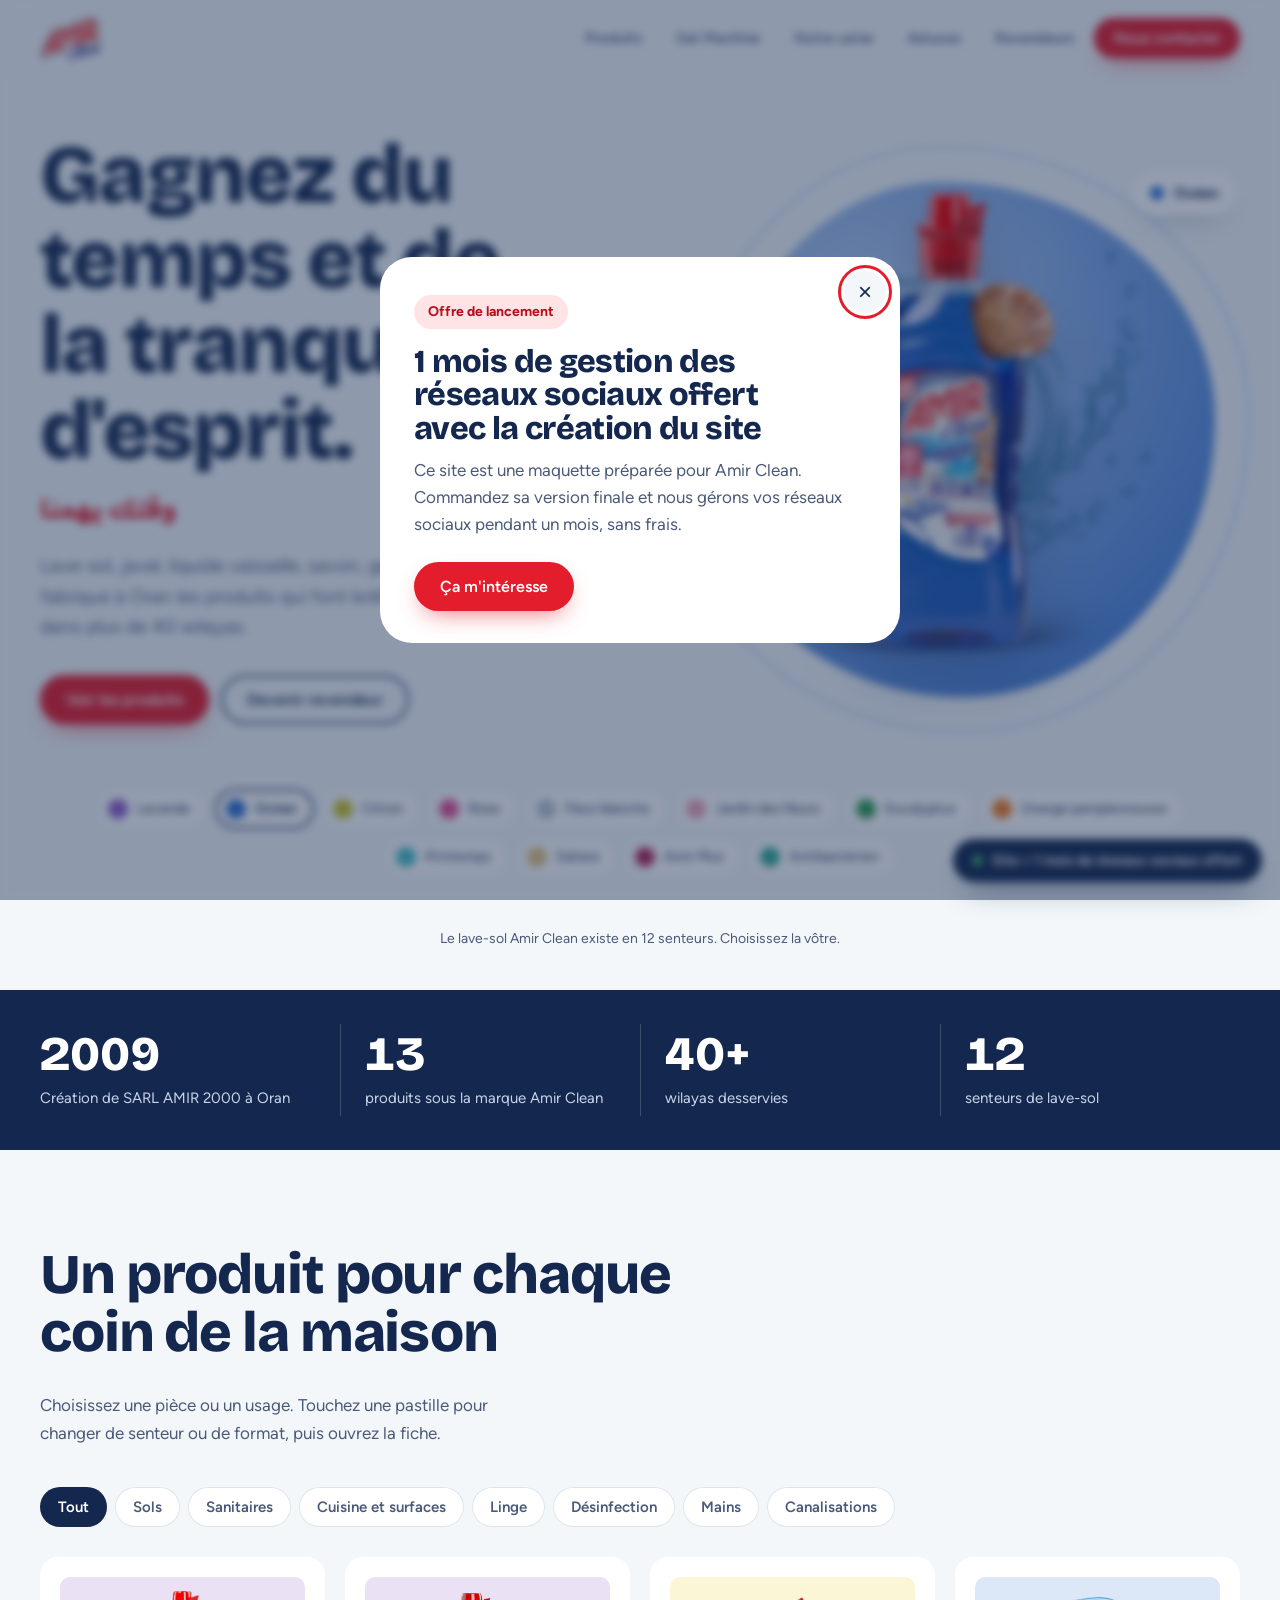
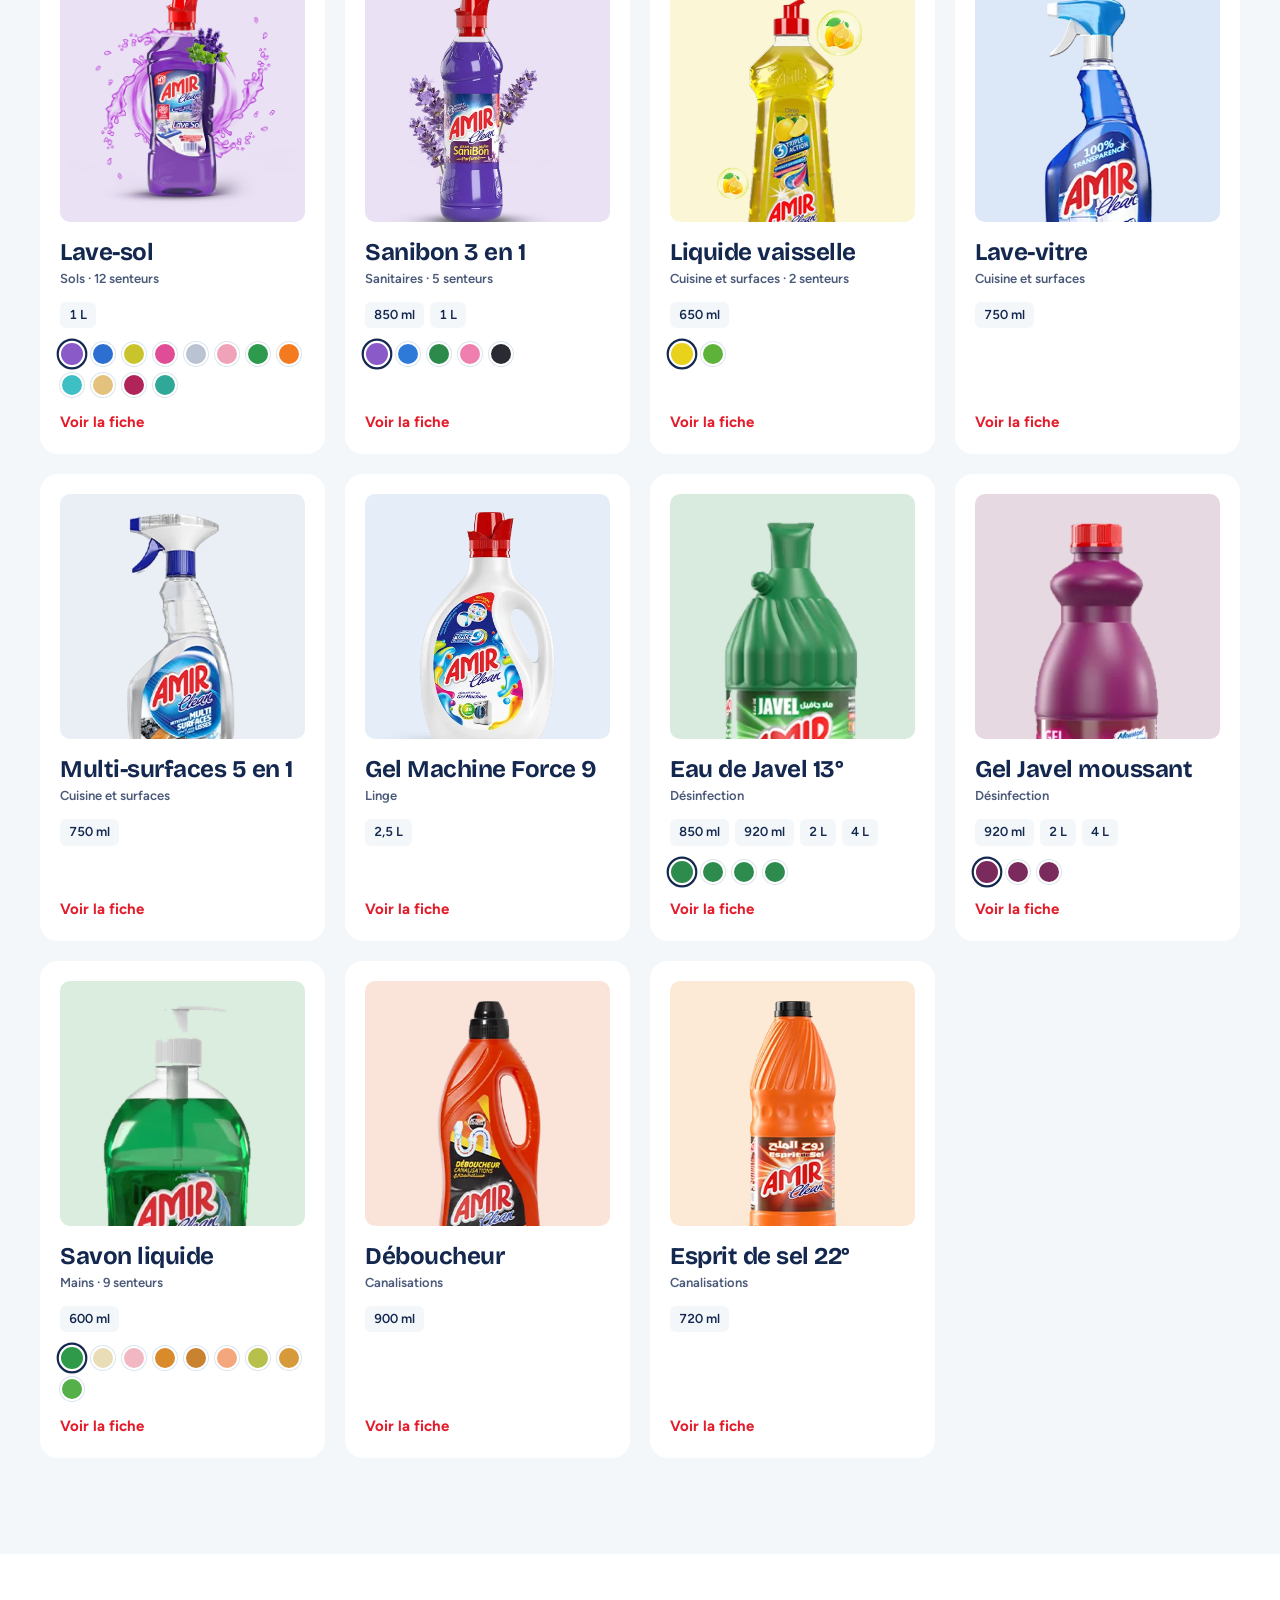
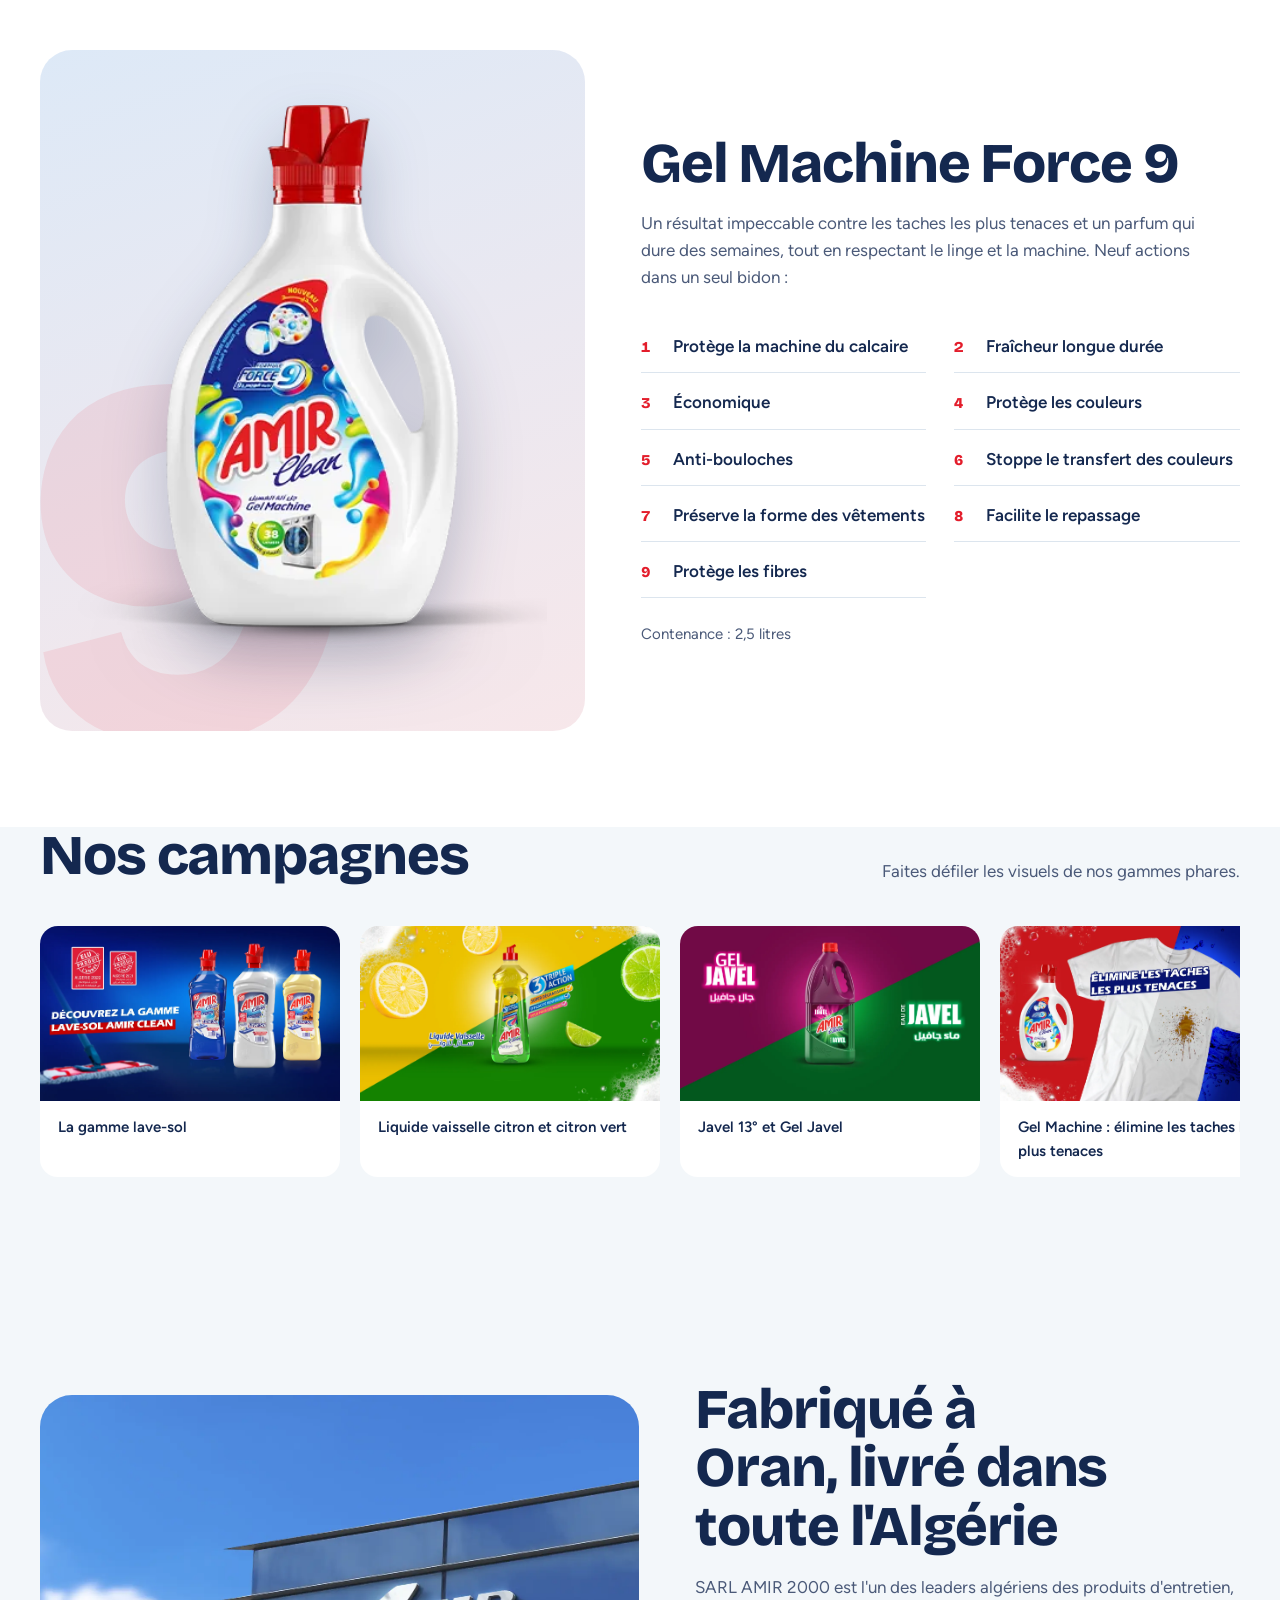
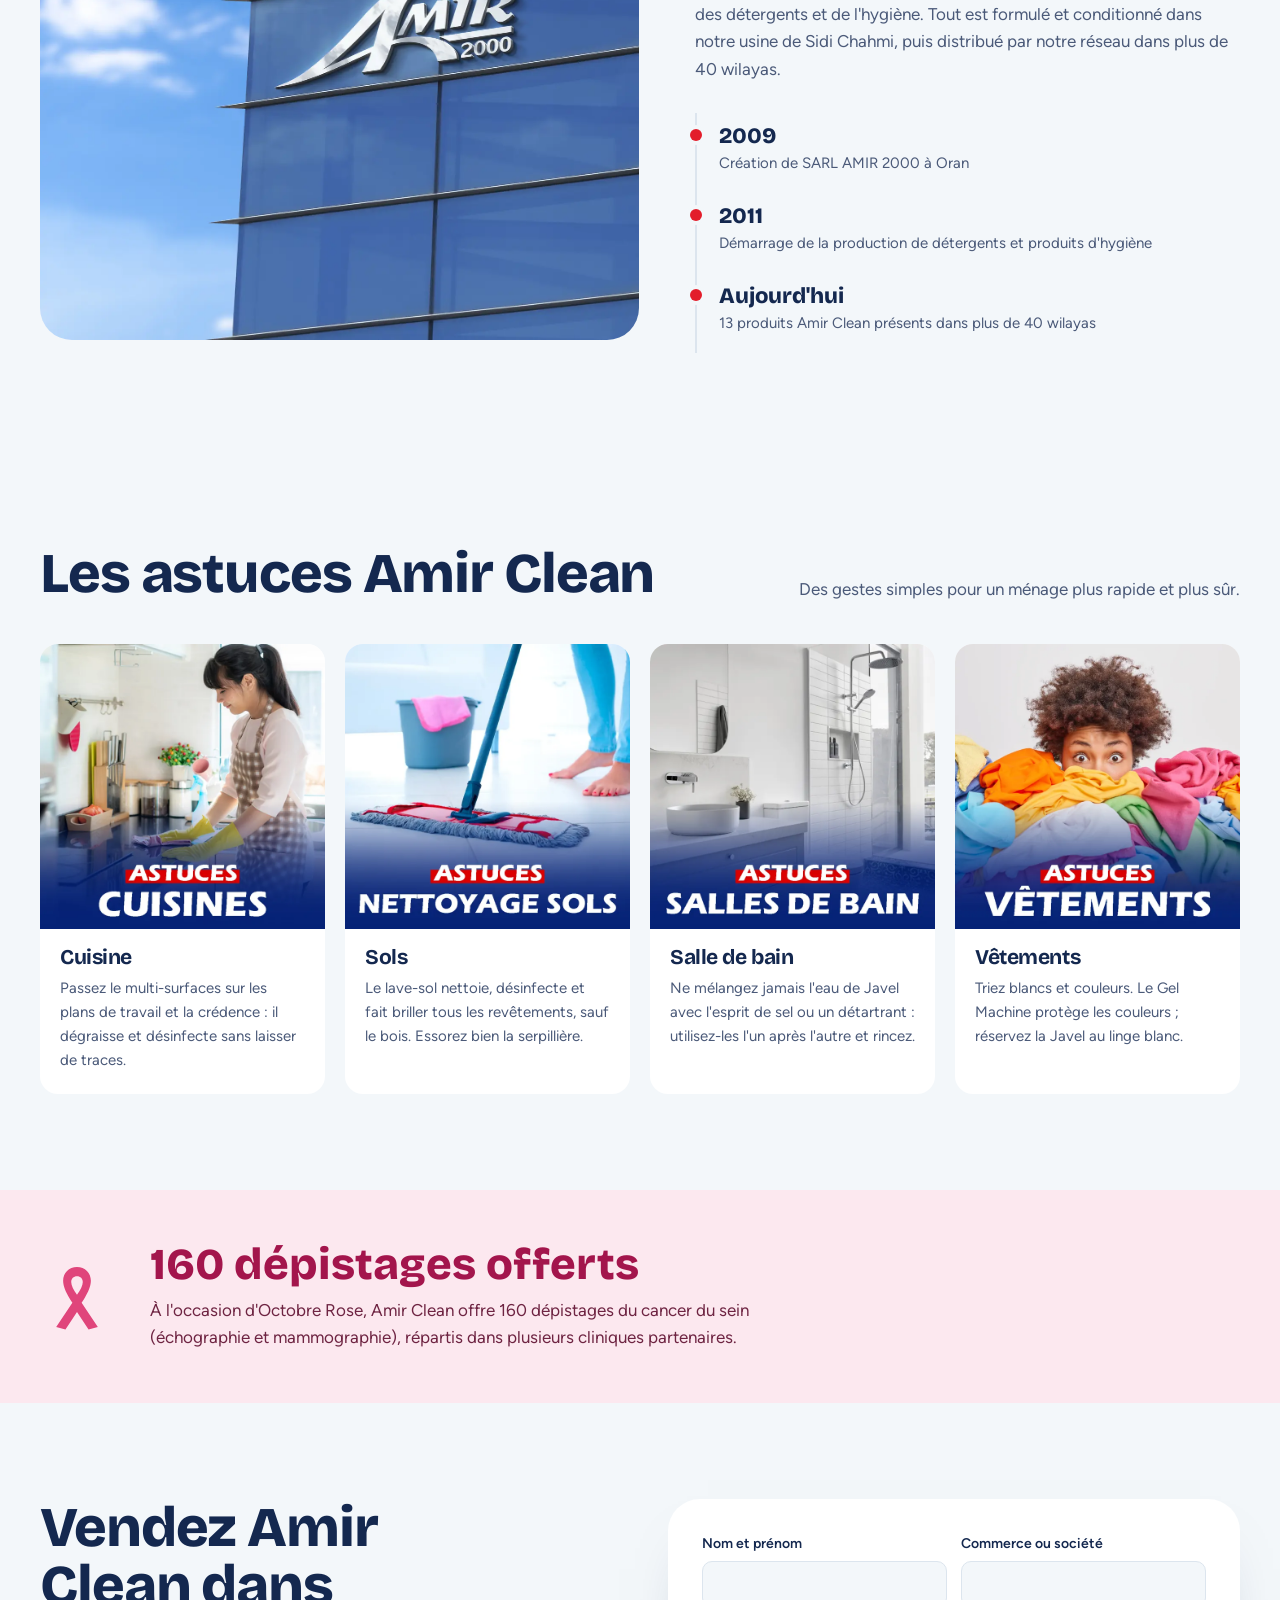
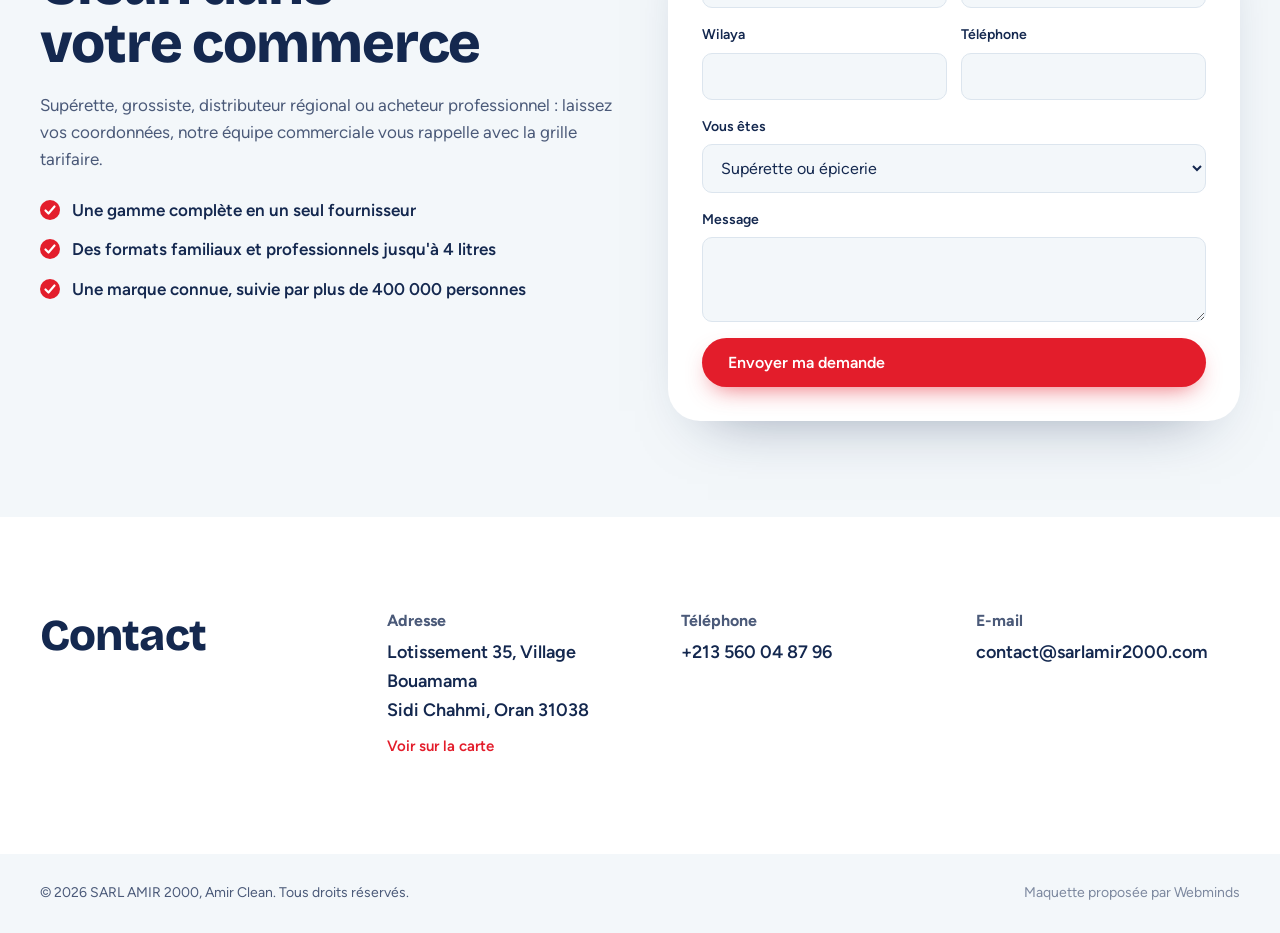
<file: amir-clean/index.html>
<!doctype html><html lang="fr"><head><meta charset="utf-8"><meta name="viewport" content="width=device-width,initial-scale=1"><title>Amir Clean</title><meta name="robots" content="noindex, nofollow"><meta name="description" content="Amir Clean, produits d'entretien, détergents et hygiène fabriqués à Oran par SARL AMIR 2000."><link rel="preload" href="assets/fonts/bricolage-grotesque-latin-800-normal.woff2" as="font" type="font/woff2" crossorigin><link rel="icon" href="assets/img/logo.webp"><style>@font-face{font-family:"Bricolage Grotesque";font-style:normal;font-weight:500;font-display:swap;src:url(assets/fonts/bricolage-grotesque-latin-500-normal.woff2) format("woff2")}@font-face{font-family:"Bricolage Grotesque";font-style:normal;font-weight:700;font-display:swap;src:url(assets/fonts/bricolage-grotesque-latin-700-normal.woff2) format("woff2")}@font-face{font-family:"Bricolage Grotesque";font-style:normal;font-weight:800;font-display:swap;src:url(assets/fonts/bricolage-grotesque-latin-800-normal.woff2) format("woff2")}@font-face{font-family:Figtree;font-style:normal;font-weight:400;font-display:swap;src:url(assets/fonts/figtree-latin-400-normal.woff2) format("woff2")}@font-face{font-family:Figtree;font-style:normal;font-weight:500;font-display:swap;src:url(assets/fonts/figtree-latin-500-normal.woff2) format("woff2")}@font-face{font-family:Figtree;font-style:normal;font-weight:600;font-display:swap;src:url(assets/fonts/figtree-latin-600-normal.woff2) format("woff2")}@font-face{font-family:Figtree;font-style:normal;font-weight:700;font-display:swap;src:url(assets/fonts/figtree-latin-700-normal.woff2) format("woff2")}@font-face{font-family:"Readex Pro";font-style:normal;font-weight:500;font-display:swap;src:url(assets/fonts/readex-pro-arabic-500-normal.woff2) format("woff2")}@font-face{font-family:"Readex Pro";font-style:normal;font-weight:700;font-display:swap;src:url(assets/fonts/readex-pro-arabic-700-normal.woff2) format("woff2")}:root{--eau:#F3F7FA;--blanc:#FFFFFF;--encre:#14284F;--encre-2:#4B5A79;--trait:#DCE5EE;--rouge:#E31D2B;--rouge-fonce:#B5121E;--brume:#E6EEF5;--senteur:#8A5BC8;--senteur-pale:#EEE6F8;--f-titre:"Bricolage Grotesque","Trebuchet MS",system-ui,sans-serif;--f-texte:"Figtree","Segoe UI",system-ui,sans-serif;--f-ar:"Readex Pro","Segoe UI",Tahoma,sans-serif;--r-s:10px;--r-m:18px;--r-l:32px;--max:1240px}*{box-sizing:border-box}html{scroll-behavior:smooth}body{margin:0;background:var(--eau);color:var(--encre);font:17px/1.6 var(--f-texte);-webkit-font-smoothing:antialiased}img{max-width:100%;height:auto;display:block;-webkit-user-drag:none;user-select:none}a{color:inherit}h1,h2,h3{font-family:var(--f-titre);line-height:1.04;letter-spacing:-.02em;margin:0;text-wrap:balance}p{margin:0}.wrap{max-width:var(--max);margin:0 auto;padding-left:max(20px,env(safe-area-inset-left,0px));padding-right:max(20px,env(safe-area-inset-right,0px))}:focus-visible{outline:3px solid var(--rouge);outline-offset:3px;border-radius:6px}.ar{font-family:var(--f-ar);direction:rtl}.btn{display:inline-flex;align-items:center;gap:10px;border:0;cursor:pointer;font:600 16px var(--f-texte);padding:15px 26px;border-radius:999px;text-decoration:none;transition:transform .2s,background .2s,box-shadow .2s}.btn-rouge{background:var(--rouge);color:#fff;box-shadow:0 10px 24px -10px rgba(227,29,43,.7)}.btn-rouge:hover{background:var(--rouge-fonce);transform:translateY(-2px)}.btn-ligne{background:0 0;color:var(--encre);box-shadow:inset 0 0 0 2px var(--encre)}.btn-ligne:hover{background:var(--encre);color:#fff}.top{position:sticky;top:0;z-index:40;background:rgba(243,247,250,.86);backdrop-filter:blur(14px);-webkit-backdrop-filter:blur(14px);border-bottom:1px solid transparent;transition:border-color .3s}.top.scrolled{border-color:var(--trait)}.top .wrap{display:flex;align-items:center;justify-content:space-between;height:76px;gap:24px}.logo img{height:46px;width:auto}.nav{display:flex;gap:6px;align-items:center}.nav a{text-decoration:none;font-weight:600;font-size:15px;padding:9px 14px;border-radius:999px;color:var(--encre-2)}.nav a:hover{background:var(--brume);color:var(--encre)}.nav .btn{padding:11px 20px;font-size:15px;color:#fff}.burger{display:none;background:0 0;border:0;padding:10px;cursor:pointer}.burger span{display:block;width:24px;height:2px;background:var(--encre);margin:5px 0;transition:transform .25s,opacity .25s}.hero{position:relative;overflow:hidden;padding:56px 0 40px}.hero .wrap{display:grid;grid-template-columns:1.05fr 1fr;gap:40px;align-items:center}.hero h1{font-size:clamp(44px,6.4vw,86px);font-weight:800}.hero .sous{margin-top:22px;font-size:19px;color:var(--encre-2);max-width:34em}.hero .ar{display:block;margin-top:14px;font-size:26px;font-weight:700;color:var(--rouge);text-align:left}.hero .actions{display:flex;flex-wrap:wrap;gap:12px;margin-top:32px}.scene{position:relative;aspect-ratio:1/1;max-width:560px;width:100%;justify-self:center}.goutte{position:absolute;inset:6% 4% 2% 6%;border-radius:46% 54% 50% 50%/56% 46% 54% 44%;background:radial-gradient(circle at 34% 30%,color-mix(in srgb,var(--senteur) 30%,#fff),var(--senteur));transition:background .9s ease;animation:respire 9s ease-in-out infinite}.goutte::after{content:"";position:absolute;inset:-7%;border-radius:inherit;border:2px dashed color-mix(in srgb,var(--senteur) 55%,transparent);transition:border-color .9s}@keyframes respire{50%{border-radius:54% 46% 44% 56%/46% 56% 44% 54%;transform:rotate(4deg)}}.flacon{position:absolute;left:50%;bottom:6%;height:86%;width:auto;transform:translateX(-50%);filter:drop-shadow(0 30px 30px rgba(20,40,79,.25));transition:opacity .45s ease,transform .6s cubic-bezier(.2,.8,.2,1)}.flacon.sort{opacity:0;transform:translateX(-50%) translateY(18px) scale(.96)}.nom-senteur{position:absolute;right:0;top:4%;background:#fff;border-radius:999px;padding:10px 18px;font-weight:700;font-size:15px;box-shadow:0 12px 30px -16px rgba(20,40,79,.5);display:flex;gap:10px;align-items:center}.nom-senteur i{width:14px;height:14px;border-radius:50%;background:var(--senteur);transition:background .6s}.roue{grid-column:1/-1;display:flex;flex-wrap:wrap;gap:10px;justify-content:center;margin-top:26px}.roue button{display:flex;align-items:center;gap:9px;border:1px solid var(--trait);background:#fff;border-radius:999px;padding:8px 15px 8px 9px;font:600 14px var(--f-texte);color:var(--encre-2);cursor:pointer;transition:border-color .2s,color .2s,transform .2s}.roue button i{width:20px;height:20px;border-radius:50%;flex:none;box-shadow:inset 0 0 0 1px rgba(0,0,0,.08)}.roue button:hover{transform:translateY(-2px);color:var(--encre)}.roue button[aria-pressed=true]{border-color:var(--encre);color:var(--encre);box-shadow:0 0 0 1px var(--encre)}.roue-legende{grid-column:1/-1;text-align:center;font-size:14px;color:var(--encre-2);margin-top:12px}.chiffres{background:var(--encre);color:#fff}.chiffres .wrap{display:grid;grid-template-columns:repeat(4,1fr);padding-block:34px}.chiffre{padding:6px 24px;border-left:1px solid rgba(255,255,255,.18)}.chiffre:first-child{border-left:0;padding-left:0}.chiffre b{display:block;font:800 clamp(34px,4vw,48px)/1 var(--f-titre);font-variant-numeric:tabular-nums}.chiffre span{display:block;margin-top:8px;font-size:15px;color:#c7d3e6}section{scroll-margin-top:84px}.bloc{padding-block:96px}.tete{display:flex;justify-content:space-between;align-items:end;gap:30px;margin-bottom:40px;flex-wrap:wrap}.tete h2{font-size:clamp(34px,4.4vw,56px);font-weight:800;max-width:14em}.tete p{max-width:30em;color:var(--encre-2)}.filtres{display:flex;flex-wrap:wrap;gap:8px;margin-bottom:30px}.filtres button{border:0;background:#fff;border-radius:999px;padding:11px 18px;font:600 15px var(--f-texte);color:var(--encre-2);cursor:pointer;box-shadow:inset 0 0 0 1px var(--trait);transition:background .2s,color .2s}.filtres button[aria-pressed=true]{background:var(--encre);color:#fff;box-shadow:none}.grille{display:grid;grid-template-columns:repeat(auto-fill,minmax(270px,1fr));gap:20px}.carte{background:#fff;border-radius:var(--r-m);padding:20px 20px 22px;display:flex;flex-direction:column;position:relative;cursor:pointer;transition:transform .3s,box-shadow .3s}.carte:hover{transform:translateY(-4px);box-shadow:0 24px 40px -26px rgba(20,40,79,.45)}.carte .visuel{aspect-ratio:1/1;border-radius:var(--r-s);background:var(--c,#eef3f8);display:grid;place-items:center;overflow:hidden;transition:background .5s}.carte .visuel img{height:88%;width:auto;object-fit:contain;transition:opacity .3s}.carte h3{font-size:24px;font-weight:700;margin-top:18px}.carte .cat{font-size:13px;font-weight:600;color:var(--encre-2);margin-top:4px}.carte .formats{display:flex;flex-wrap:wrap;gap:6px;margin-top:12px}.carte .formats span{font-size:13px;font-weight:600;background:var(--eau);border-radius:6px;padding:3px 9px;font-variant-numeric:tabular-nums}.pastilles{display:flex;flex-wrap:wrap;gap:7px;margin-top:14px}.pastilles button{width:24px;height:24px;border-radius:50%;border:2px solid #fff;box-shadow:0 0 0 1px var(--trait);cursor:pointer;padding:0;transition:transform .2s,box-shadow .2s}.pastilles button[aria-pressed=true]{box-shadow:0 0 0 2px var(--encre);transform:scale(1.1)}.carte .voir{margin-top:auto;padding-top:16px;font-weight:700;font-size:15px;color:var(--rouge);background:0 0;border:0;text-align:left;cursor:pointer;font-family:var(--f-texte);padding-left:0}.force9{background:#fff}.force9 .wrap{display:grid;grid-template-columns:1fr 1.1fr;gap:56px;align-items:center}.force9 .visuel{position:relative;border-radius:var(--r-l);background:linear-gradient(160deg,#dde9f7,#f7e7ea);aspect-ratio:4/5;display:grid;place-items:center;overflow:hidden}.force9 .visuel img{height:84%;width:auto;filter:drop-shadow(0 30px 30px rgba(20,40,79,.25))}.force9 .grand9{position:absolute;font:800 min(56vw,520px)/.8 var(--f-titre);color:rgba(227,29,43,.09);left:-4%;bottom:-6%;letter-spacing:-.06em;pointer-events:none}.force9 h2{font-size:clamp(34px,4.4vw,56px);font-weight:800}.force9 .intro{margin-top:16px;color:var(--encre-2);max-width:34em}.benef{list-style:none;padding:0;margin:30px 0 0;display:grid;grid-template-columns:1fr 1fr;gap:4px 28px;counter-reset:b}.benef li{counter-increment:b;display:flex;gap:14px;align-items:baseline;padding:12px 0;border-bottom:1px solid var(--trait);font-weight:600}.benef li::before{content:counter(b);font:800 15px var(--f-titre);color:var(--rouge);min-width:18px;font-variant-numeric:tabular-nums}.force9 .format{margin-top:24px;font-size:15px;color:var(--encre-2)}.vitrine{padding-block:0 96px}.defile{display:grid;grid-auto-flow:column;grid-auto-columns:minmax(300px,46%);gap:20px;overflow-x:auto;scroll-snap-type:x mandatory;padding-bottom:12px;scrollbar-width:thin}.defile figure{margin:0;scroll-snap-align:start;border-radius:var(--r-m);overflow:hidden;background:#fff}.defile img{width:100%;aspect-ratio:1366/800;object-fit:cover}.defile figcaption{padding:14px 18px;font-weight:600;font-size:15px}.reseau .wrap{display:grid;grid-template-columns:1.1fr 1fr;gap:56px;align-items:center}.reseau .photo{border-radius:var(--r-l);overflow:hidden;aspect-ratio:11/10}.reseau .photo img{width:100%;height:100%!important;object-fit:cover}.reseau h2{font-size:clamp(34px,4.4vw,56px);font-weight:800}.reseau p{margin-top:18px;color:var(--encre-2)}.etapes{margin-top:30px;display:grid;gap:0;border-left:2px solid var(--trait);padding-left:22px}.etape{position:relative;padding:10px 0 18px}.etape::before{content:"";position:absolute;left:-29px;top:16px;width:12px;height:12px;border-radius:50%;background:var(--rouge);box-shadow:0 0 0 4px var(--eau)}.etape b{font:800 22px var(--f-titre)}.etape span{display:block;color:var(--encre-2);font-size:15px}.astuces .grille4{display:grid;grid-template-columns:repeat(4,1fr);gap:20px}.astuce{background:#fff;border-radius:var(--r-m);overflow:hidden;display:flex;flex-direction:column}.astuce img{aspect-ratio:1/1;object-fit:cover;width:100%}.astuce div{padding:18px 20px 22px}.astuce h3{font-size:21px;font-weight:700}.astuce p{margin-top:8px;font-size:15px;color:var(--encre-2)}.rose{background:#fce8ef}.rose .wrap{display:grid;grid-template-columns:auto 1fr auto;gap:36px;align-items:center;padding-block:52px}.ruban{width:74px;height:74px}.rose b{font:800 clamp(30px,3.6vw,44px)/1.05 var(--f-titre);color:#a3154c;display:block}.rose p{color:#6e2442;margin-top:8px;max-width:40em}.revendeur .wrap{display:grid;grid-template-columns:1fr 1fr;gap:56px;align-items:start}.revendeur h2{font-size:clamp(34px,4.4vw,56px);font-weight:800}.revendeur .liste{margin-top:24px;display:grid;gap:12px}.revendeur .liste div{display:flex;gap:12px;align-items:flex-start;font-weight:600}.revendeur .liste svg{flex:none;margin-top:3px}form.carte-form{background:#fff;border-radius:var(--r-l);padding:34px;display:grid;gap:16px;box-shadow:0 30px 60px -40px rgba(20,40,79,.5)}label{display:grid;gap:6px;font-weight:600;font-size:14px}input,select,textarea{font:16px var(--f-texte);color:var(--encre);border:1px solid var(--trait);border-radius:var(--r-s);padding:13px 14px;background:var(--eau);width:100%}input:focus,select:focus,textarea:focus{outline:2px solid var(--encre);border-color:transparent;background:#fff}.deux{display:grid;grid-template-columns:1fr 1fr;gap:14px}.ok{display:none;background:#e7f6ec;color:#1c6b3a;border-radius:var(--r-s);padding:12px 14px;font-weight:600;font-size:15px}.ok.on{display:block}.contact{background:#fff}.contact .wrap{display:grid;grid-template-columns:1.2fr 1fr 1fr 1fr;gap:30px}.contact h2{font-size:clamp(30px,3.6vw,44px);font-weight:800}.contact h3{font-size:16px;font-family:var(--f-texte);font-weight:700;color:var(--encre-2);letter-spacing:0}.contact .val{margin-top:8px;font-size:18px;font-weight:600;user-select:all}.contact a.val{display:block;text-decoration:none}footer{padding-block:28px;font-size:14px;color:var(--encre-2)}footer .wrap{display:flex;justify-content:space-between;gap:20px;flex-wrap:wrap}footer .credit{opacity:.7}.voile{position:fixed;inset:0;background:rgba(20,40,79,.45);z-index:80;display:none;align-items:center;justify-content:center;padding:20px;backdrop-filter:blur(4px)}.voile.on{display:flex;animation:apparait .25s ease}@keyframes apparait{from{opacity:0}}.fiche{background:#fff;border-radius:var(--r-l);max-width:920px;width:100%;max-height:92vh;overflow:auto;display:grid;grid-template-columns:1fr 1.1fr;position:relative;animation:monte .35s cubic-bezier(.2,.8,.2,1)}@keyframes monte{from{transform:translateY(24px);opacity:0}}.fiche .visuel{background:var(--c,#eef3f8);display:grid;place-items:center;padding:30px;min-height:420px;transition:background .5s}.fiche .visuel img{max-height:400px;width:auto}.fiche .corps{padding:38px 36px}.fiche h3{font-size:36px;font-weight:800}.fiche .desc{margin-top:14px;color:var(--encre-2)}.fiche h4{margin:22px 0 10px;font-size:14px;color:var(--encre-2)}.fermer{position:absolute;top:14px;right:14px;width:42px;height:42px;border-radius:50%;border:0;background:var(--eau);cursor:pointer;font-size:24px;line-height:1;color:var(--encre);z-index:2}.senteurs-noms{display:flex;flex-wrap:wrap;gap:8px}.senteurs-noms button{border:1px solid var(--trait);background:#fff;border-radius:999px;padding:7px 13px 7px 8px;display:flex;gap:8px;align-items:center;font:600 14px var(--f-texte);cursor:pointer;color:var(--encre)}.senteurs-noms button i{width:16px;height:16px;border-radius:50%}.senteurs-noms button[aria-pressed=true]{border-color:var(--encre);box-shadow:0 0 0 1px var(--encre)}.offre{max-width:520px;background:#fff;border-radius:var(--r-l);padding:38px 34px 32px;position:relative;text-align:left;animation:monte .35s cubic-bezier(.2,.8,.2,1)}.offre .badge{display:inline-block;background:#ffe3e5;color:var(--rouge-fonce);font-weight:700;font-size:14px;border-radius:999px;padding:6px 14px}.offre h3{font-size:32px;font-weight:800;margin-top:16px}.offre p{margin-top:12px;color:var(--encre-2)}.offre .btn{margin-top:24px}.offre form{display:grid;gap:14px;margin-top:20px}.choix{display:flex;gap:10px;flex-wrap:wrap}.choix label{display:flex;align-items:center;gap:8px;border:1px solid var(--trait);border-radius:999px;padding:9px 14px;cursor:pointer;font-size:15px}.choix input{width:auto;accent-color:var(--rouge)}.flottant{position:fixed;right:max(18px,env(safe-area-inset-right,0px));bottom:max(18px,env(safe-area-inset-bottom,0px));z-index:60;background:var(--encre);color:#fff;border:0;border-radius:999px;padding:13px 20px;font:700 14px var(--f-texte);cursor:pointer;box-shadow:0 16px 30px -14px rgba(20,40,79,.7);display:none;align-items:center;gap:10px}.flottant.on{display:flex}.flottant i{width:9px;height:9px;border-radius:50%;background:#4ade80;box-shadow:0 0 0 0 rgba(74,222,128,.6);animation:pouls 2s infinite}@keyframes pouls{70%{box-shadow:0 0 0 9px rgba(74,222,128,0)}100%{box-shadow:0 0 0 0 rgba(74,222,128,0)}}@media (max-width:1020px){.force9 .wrap,.hero .wrap,.reseau .wrap,.revendeur .wrap{grid-template-columns:1fr}.scene{max-width:440px}.astuces .grille4{grid-template-columns:1fr 1fr}.contact .wrap{grid-template-columns:1fr 1fr}.chiffres .wrap{grid-template-columns:1fr 1fr;row-gap:24px}.chiffre:nth-child(3){border-left:0;padding-left:0}.fiche{grid-template-columns:1fr}.fiche .visuel{min-height:300px}.fiche .visuel img{max-height:280px}}@media (max-width:860px){.nav{position:fixed;inset:76px 0 auto 0;background:var(--eau);flex-direction:column;align-items:stretch;padding:12px 20px 24px;border-bottom:1px solid var(--trait);display:none}.nav.on{display:flex}.nav a{padding:14px 10px;font-size:17px}.burger{display:block}.rose .wrap{grid-template-columns:1fr;text-align:left}}@media (max-width:560px){body{font-size:16px}.bloc{padding-block:68px}.hero{padding-top:30px}.hero .ar{font-size:22px}.benef{grid-template-columns:1fr}.astuces .grille4{grid-template-columns:1fr}.contact .wrap{grid-template-columns:1fr}.deux{grid-template-columns:1fr}.defile{grid-auto-columns:86%}form.carte-form{padding:24px}.fiche .corps{padding:28px 22px}.fiche h3{font-size:30px}.offre{padding:32px 22px 26px}.flottant span{display:none}.roue button{font-size:13px;padding:7px 12px 7px 8px}}@media (prefers-reduced-motion:reduce){*{animation:none!important;transition:none!important;scroll-behavior:auto!important}}</style></head><body><header class="top" id="top"><div class="wrap"><a class="logo" href="#accueil" aria-label="Amir Clean, accueil"><img src="assets/img/logo.webp" alt="Amir Clean" width="149" height="111"></a><nav class="nav" id="nav" aria-label="Navigation principale"><a href="#produits">Produits</a> <a href="#force9">Gel Machine</a> <a href="#usine">Notre usine</a> <a href="#astuces">Astuces</a> <a href="#revendeurs">Revendeurs</a> <a class="btn btn-rouge" href="#contact">Nous contacter</a></nav><button class="burger" id="burger" aria-label="Ouvrir le menu" aria-expanded="false" aria-controls="nav"><span></span><span></span><span></span></button></div></header><main><section class="hero" id="accueil"><div class="wrap"><div><h1>Gagnez du temps et de la tranquillité d'esprit.</h1><span class="ar" lang="ar">وقتك يهمنا</span><p class="sous">Lave-sol, javel, liquide vaisselle, savon, gel machine : Amir Clean fabrique à Oran les produits qui font briller les maisons algériennes, dans plus de 40 wilayas.</p><div class="actions"><a class="btn btn-rouge" href="#produits">Voir les produits</a> <a class="btn btn-ligne" href="#revendeurs">Devenir revendeur</a></div></div><div class="scene" aria-live="polite"><div class="goutte"></div><img class="flacon" id="flacon" src="assets/img/ls-lavande.webp" alt="Lave-sol Amir Clean Lavande" width="420" height="560"><div class="nom-senteur"><i></i><span id="nomSenteur">Lavande</span></div></div><div class="roue" id="roue" role="group" aria-label="Choisir une senteur de lave-sol"></div><p class="roue-legende">Le lave-sol Amir Clean existe en 12 senteurs. Choisissez la vôtre.</p></div></section><div class="chiffres"><div class="wrap"><div class="chiffre"><b data-compte="2009">2009</b><span>Création de SARL AMIR 2000 à Oran</span></div><div class="chiffre"><b data-compte="13">13</b><span>produits sous la marque Amir Clean</span></div><div class="chiffre"><b data-compte="40" data-suffixe="+">40+</b><span>wilayas desservies</span></div><div class="chiffre"><b data-compte="12">12</b><span>senteurs de lave-sol</span></div></div></div><section class="bloc" id="produits"><div class="wrap"><div class="tete"><h2>Un produit pour chaque coin de la maison</h2><p>Choisissez une pièce ou un usage. Touchez une pastille pour changer de senteur ou de format, puis ouvrez la fiche.</p></div><div class="filtres" id="filtres" role="group" aria-label="Filtrer les produits"></div><div class="grille" id="grille"></div></div></section><section class="bloc force9" id="force9"><div class="wrap"><div class="visuel"><span class="grand9" aria-hidden="true">9</span><img src="assets/img/gel-machine.webp" alt="Gel Machine Amir Clean Force 9, 2,5 litres" loading="lazy" width="380" height="560"></div><div><h2>Gel Machine Force 9</h2><p class="intro">Un résultat impeccable contre les taches les plus tenaces et un parfum qui dure des semaines, tout en respectant le linge et la machine. Neuf actions dans un seul bidon :</p><ol class="benef"><li>Protège la machine du calcaire</li><li>Fraîcheur longue durée</li><li>Économique</li><li>Protège les couleurs</li><li>Anti-bouloches</li><li>Stoppe le transfert des couleurs</li><li>Préserve la forme des vêtements</li><li>Facilite le repassage</li><li>Protège les fibres</li></ol><p class="format">Contenance : 2,5 litres</p></div></div></section><section class="vitrine bloc" aria-label="Campagnes Amir Clean"><div class="wrap"><div class="tete"><h2>Nos campagnes</h2><p>Faites défiler les visuels de nos gammes phares.</p></div><div class="defile" tabindex="0"><figure><img src="assets/img/slide-lavesol.webp" alt="Campagne gamme lave-sol Amir Clean" loading="lazy" width="1366" height="800"><figcaption>La gamme lave-sol</figcaption></figure><figure><img src="assets/img/slide-vaisselle.webp" alt="Campagne liquide vaisselle citron et citron vert" loading="lazy" width="1366" height="800"><figcaption>Liquide vaisselle citron et citron vert</figcaption></figure><figure><img src="assets/img/slide-javel.webp" alt="Campagne Javel et Gel Javel Amir Clean" loading="lazy" width="1366" height="800"><figcaption>Javel 13° et Gel Javel</figcaption></figure><figure><img src="assets/img/slide-gel-machine.webp" alt="Campagne Gel Machine contre les taches tenaces" loading="lazy" width="1366" height="800"><figcaption>Gel Machine : élimine les taches les plus tenaces</figcaption></figure></div></div></section><section class="bloc reseau" id="usine"><div class="wrap"><div class="photo"><img src="assets/img/usine.webp" alt="Siège de SARL AMIR 2000 à Oran" loading="lazy" width="1400" height="1273"></div><div><h2>Fabriqué à Oran, livré dans toute l'Algérie</h2><p>SARL AMIR 2000 est l'un des leaders algériens des produits d'entretien, des détergents et de l'hygiène. Tout est formulé et conditionné dans notre usine de Sidi Chahmi, puis distribué par notre réseau dans plus de 40 wilayas.</p><div class="etapes"><div class="etape"><b>2009</b><span>Création de SARL AMIR 2000 à Oran</span></div><div class="etape"><b>2011</b><span>Démarrage de la production de détergents et produits d'hygiène</span></div><div class="etape"><b>Aujourd'hui</b><span>13 produits Amir Clean présents dans plus de 40 wilayas</span></div></div></div></div></section><section class="bloc astuces" id="astuces"><div class="wrap"><div class="tete"><h2>Les astuces Amir Clean</h2><p>Des gestes simples pour un ménage plus rapide et plus sûr.</p></div><div class="grille4"><article class="astuce"><img src="assets/img/astuce-cuisine.webp" alt="Astuces cuisine" loading="lazy" width="700" height="700"><div><h3>Cuisine</h3><p>Passez le multi-surfaces sur les plans de travail et la crédence : il dégraisse et désinfecte sans laisser de traces.</p></div></article><article class="astuce"><img src="assets/img/astuce-sols.webp" alt="Astuces nettoyage des sols" loading="lazy" width="700" height="700"><div><h3>Sols</h3><p>Le lave-sol nettoie, désinfecte et fait briller tous les revêtements, sauf le bois. Essorez bien la serpillière.</p></div></article><article class="astuce"><img src="assets/img/astuce-salle-de-bain.webp" alt="Astuces salle de bain" loading="lazy" width="700" height="700"><div><h3>Salle de bain</h3><p>Ne mélangez jamais l'eau de Javel avec l'esprit de sel ou un détartrant : utilisez-les l'un après l'autre et rincez.</p></div></article><article class="astuce"><img src="assets/img/astuce-vetements.webp" alt="Astuces vêtements" loading="lazy" width="700" height="700"><div><h3>Vêtements</h3><p>Triez blancs et couleurs. Le Gel Machine protège les couleurs ; réservez la Javel au linge blanc.</p></div></article></div></div></section><section class="rose" aria-label="Octobre Rose"><div class="wrap"><svg class="ruban" viewBox="0 0 64 64" aria-hidden="true"><path d="M32 6c-7 0-12 5-12 12 0 6 4 13 8 19L14 58l8 2 10-15 10 15 8-2-14-21c4-6 8-13 8-19 0-7-5-12-12-12zm0 8c3 0 5 2 5 5 0 3-2 7-5 11-3-4-5-8-5-11 0-3 2-5 5-5z" fill="#E0457B"/></svg><div><b>160 dépistages offerts</b><p>À l'occasion d'Octobre Rose, Amir Clean offre 160 dépistages du cancer du sein (échographie et mammographie), répartis dans plusieurs cliniques partenaires.</p></div></div></section><section class="bloc revendeur" id="revendeurs"><div class="wrap"><div><h2>Vendez Amir Clean dans votre commerce</h2><p style="margin-top:18px;color:var(--encre-2)">Supérette, grossiste, distributeur régional ou acheteur professionnel : laissez vos coordonnées, notre équipe commerciale vous rappelle avec la grille tarifaire.</p><div class="liste"><div><svg width="20" height="20" viewBox="0 0 20 20" aria-hidden="true"><circle cx="10" cy="10" r="10" fill="#E31D2B"/><path d="M5.5 10.5l3 3 6-7" stroke="#fff" stroke-width="2.2" fill="none" stroke-linecap="round" stroke-linejoin="round"/></svg>Une gamme complète en un seul fournisseur</div><div><svg width="20" height="20" viewBox="0 0 20 20" aria-hidden="true"><circle cx="10" cy="10" r="10" fill="#E31D2B"/><path d="M5.5 10.5l3 3 6-7" stroke="#fff" stroke-width="2.2" fill="none" stroke-linecap="round" stroke-linejoin="round"/></svg>Des formats familiaux et professionnels jusqu'à 4 litres</div><div><svg width="20" height="20" viewBox="0 0 20 20" aria-hidden="true"><circle cx="10" cy="10" r="10" fill="#E31D2B"/><path d="M5.5 10.5l3 3 6-7" stroke="#fff" stroke-width="2.2" fill="none" stroke-linecap="round" stroke-linejoin="round"/></svg>Une marque connue, suivie par plus de 400 000 personnes</div></div></div><form class="carte-form" id="formRevendeur" novalidate><div class="deux"><label for="r-nom">Nom et prénom<input id="r-nom" name="nom" autocomplete="name" required></label> <label for="r-societe">Commerce ou société<input id="r-societe" name="societe" autocomplete="organization"></label></div><div class="deux"><label for="r-wilaya">Wilaya<input id="r-wilaya" name="wilaya" required></label> <label for="r-tel">Téléphone<input id="r-tel" name="tel" type="tel" inputmode="tel" autocomplete="tel" required></label></div><label for="r-type">Vous êtes<select id="r-type" name="type"><option>Supérette ou épicerie</option><option>Grossiste</option><option>Distributeur régional</option><option>Entreprise ou collectivité</option></select></label> <label for="r-msg">Message<textarea id="r-msg" name="message" rows="3"></textarea></label> <button class="btn btn-rouge" type="submit">Envoyer ma demande</button><p class="ok" id="okRevendeur" role="status">Demande prête. L'équipe commerciale Amir Clean vous rappellera.</p></form></div></section><section class="bloc contact" id="contact"><div class="wrap"><h2>Contact</h2><div><h3>Adresse</h3><p class="val">Lotissement 35, Village Bouamama<br>Sidi Chahmi, Oran 31038</p><a class="val" style="font-size:15px;color:var(--rouge);margin-top:10px" href="https://www.google.com/maps/search/?api=1&amp;query=Village+Bouamama+Sidi+Chahmi+Oran" target="_blank" rel="noopener">Voir sur la carte</a></div><div><h3>Téléphone</h3><p class="val">+213 560 04 87 96</p></div><div><h3>E-mail</h3><p class="val">contact@sarlamir2000.com</p></div></div></section></main><footer><div class="wrap"><span>© <span id="annee">2026</span> SARL AMIR 2000, Amir Clean. Tous droits réservés.</span> <span class="credit">Maquette proposée par Webminds</span></div></footer><div class="voile" id="voileFiche" role="dialog" aria-modal="true" aria-labelledby="ficheTitre"><div class="fiche" id="fiche"></div></div><div class="voile" id="voileOffre" role="dialog" aria-modal="true" aria-labelledby="offreTitre"><div class="offre" id="offre"><button class="fermer" type="button" data-fermer aria-label="Fermer">×</button><div id="offreEtape1"><span class="badge">Offre de lancement</span><h3 id="offreTitre">1 mois de gestion des réseaux sociaux offert avec la création du site</h3><p>Ce site est une maquette préparée pour Amir Clean. Commandez sa version finale et nous gérons vos réseaux sociaux pendant un mois, sans frais.</p><button class="btn btn-rouge" type="button" id="offreInteresse">Ça m'intéresse</button></div><div id="offreEtape2" hidden><h3>On vous rappelle</h3><p>Laissez votre nom et votre numéro. Le message part directement sur WhatsApp.</p><form id="formOffre" novalidate><label for="o-nom">Nom<input id="o-nom" autocomplete="name" required></label> <label for="o-tel">Téléphone<input id="o-tel" type="tel" inputmode="tel" autocomplete="tel" required></label> <button class="btn btn-rouge" type="submit">Envoyer sur WhatsApp</button><p class="ok" id="okOffre" role="status">WhatsApp s'ouvre avec votre message. Si rien ne s'ouvre, écrivez au +213 797 37 24 52.</p></form></div></div></div><button class="flottant" id="flottant" type="button"><i></i><span>Site + 1 mois de réseaux sociaux offert</span></button><script>!function(){"use strict";var e=function(e,t){return(t||document).querySelector(e)},t=function(e,t){return Array.prototype.slice.call((t||document).querySelectorAll(e))},a="assets/img/";document.addEventListener("contextmenu",(function(e){e.preventDefault()})),document.addEventListener("dragstart",(function(e){e.target&&"IMG"===e.target.tagName&&e.preventDefault()}));var n=[["lavande","Lavande","#8A5BC8"],["ocean","Océan","#2D6FD1"],["citron","Citron","#C9C42B"],["rose","Rose","#E04C95"],["fleur-blanche","Fleur blanche","#B9C3D1"],["jardin-des-fleurs","Jardin des fleurs","#EFA2B8"],["eucalyptus","Eucalyptus","#2E9A4E"],["orange-pamplemousse","Orange pamplemousse","#F37A1F"],["printemps","Printemps","#3EBFC4"],["sahara","Sahara","#E2C27D"],["amir-plus","Amir Plus","#B0245A"],["antibacterien","Antibactérien","#2FA898"]];function s(e){return"color-mix(in srgb,"+e+" 18%,#fff)"}var r=e("#roue"),i=e("#flacon"),o=e("#nomSenteur"),l=document.documentElement,c=0,u=null,d=!0;function m(e){c=e;var s=n[e];l.style.setProperty("--senteur",s[2]),t("button",r).forEach((function(t,a){t.setAttribute("aria-pressed",a===e?"true":"false")})),i.classList.add("sort"),setTimeout((function(){i.src=a+"ls-"+s[0]+".webp",i.alt="Lave-sol Amir Clean "+s[1],o.textContent=s[1],i.classList.remove("sort")}),380)}n.forEach((function(e,t){var n=document.createElement("button");n.type="button",n.setAttribute("aria-pressed",0===t?"true":"false"),n.innerHTML='<i style="background:'+e[2]+'"></i>'+e[1],n.addEventListener("click",(function(){d=!1,clearInterval(u),m(t)})),r.appendChild(n),(new Image).src=a+"ls-"+e[0]+".webp"}));var f=window.matchMedia&&window.matchMedia("(prefers-reduced-motion: reduce)").matches;m(0),f||(u=setInterval((function(){d&&!document.hidden&&m((c+1)%n.length)}),2800));var v=[["tout","Tout"],["sols","Sols"],["sanitaires","Sanitaires"],["cuisine","Cuisine et surfaces"],["linge","Linge"],["desinfection","Désinfection"],["mains","Mains"],["canalisations","Canalisations"]],p=[{id:"lave-sol",nom:"Lave-sol",cat:"sols",formats:["1 L"],desc:"La douce fraîcheur Amir Clean sur tous vos sols. Sa formule super efficace nettoie, désinfecte, lustre et fait briller tous les revêtements, sauf le bois. La version antibactérienne élimine les bactéries comme Staphylococcus aureus et Escherichia coli, présentes sur la plupart des sols.",v:n.map((function(e){return[e[1],"ls-"+e[0],e[2]]}))},{id:"sanibon",nom:"Sanibon 3 en 1",cat:"sanitaires",formats:["850 ml","1 L"],desc:"Le Sanibon nettoie, désinfecte et parfume vos espaces sanitaires, à la maison comme au travail. Il élimine les mauvaises odeurs et laisse une fraîcheur intense et durable.",v:[["Lavande","sb-lavande","#8A5BC8"],["Océanique","sb-oceanique","#2D7AD8"],["Pin","sb-pin","#2C8A4B"],["Rose","sb-rose","#EE7FAE"],["Noir","sb-noir","#2A2A33"]]},{id:"vaisselle",nom:"Liquide vaisselle",cat:"cuisine",formats:["650 ml"],desc:"Formule triple action : il nettoie, élimine les graisses et fait briller la vaisselle tout en protégeant vos mains, qui gardent leur douceur.",v:[["Citron jaune","lv-citron","#E8D21C"],["Citron vert","lv-citron-vert","#5DB33A"]]},{id:"lave-vitre",nom:"Lave-vitre",cat:"cuisine",formats:["750 ml"],desc:"Sa formule anti-goutte, ultra nettoyante et parfumée, rend vitres, miroirs et surfaces lisses transparents et éclatants, sans laisser de traces.",v:[["Lave-vitre","lave-vitre","#3E7BD6"]]},{id:"multi-surfaces",nom:"Multi-surfaces 5 en 1",cat:"cuisine",formats:["750 ml"],desc:"Il nettoie, désinfecte, fait briller et rénove les surfaces lisses, et élimine graisse et saleté sans traces. Son action antibactérienne assainit votre intérieur.",v:[["Multi-surfaces","multi-surfaces","#8AA3C8"]]},{id:"gel-machine",nom:"Gel Machine Force 9",cat:"linge",formats:["2,5 L"],desc:"Un résultat impeccable contre les taches les plus tenaces et un parfum qui dure des semaines. Neuf actions : protection anticalcaire, fraîcheur, économie, couleurs protégées, anti-bouloches, anti-transfert, forme préservée, repassage facilité, fibres protégées.",v:[["Gel Machine","gel-machine","#6E9BD8"]]},{id:"javel",nom:"Eau de Javel 13°",cat:"desinfection",formats:["850 ml","920 ml","2 L","4 L"],desc:"Pour désinfecter en profondeur sols, sanitaires et cuisines, et neutraliser bactéries, virus et moisissures. Elle sert aussi à blanchir et détacher le linge blanc sans abîmer la maille.",v:[["850 ml","javel-850","#2E8B4E"],["920 ml","javel-920","#2E8B4E"],["2 L","javel-2l","#2E8B4E"],["4 L","javel-4l","#2E8B4E"]],format:!0},{id:"gel-javel",nom:"Gel Javel moussant",cat:"desinfection",formats:["920 ml","2 L","4 L"],desc:"Moussant et parfumé, il désinfecte sols, surfaces, sanitaires et tuyauterie, élimine les sources de mauvaises odeurs et laisse une agréable fraîcheur. Convient au blanchiment du linge blanc.",v:[["920 ml","gj-920","#7A2A5C"],["2 L","gj-2l","#7A2A5C"],["4 L","gj-4l","#7A2A5C"]],format:!0},{id:"savon",nom:"Savon liquide",cat:"mains",formats:["600 ml"],desc:"Fraîchement parfumé et adapté à tous les types de peau, il est idéal pour le lavage des mains au quotidien. Sa formule douce et crémeuse hydrate délicatement.",v:[["Antibactérien","sv-antibacterien","#2F9A4A"],["Musc blanc","sv-musc-blanc","#E9DDB8"],["Jardin des fleurs","sv-jardin-des-fleurs","#F1B7C3"],["Orange bergamote","sv-orange-bergamote","#D98A2B"],["Savon de Marseille","sv-marseille","#C9822F"],["Pêche abricot","sv-peche-abricot","#F4A77C"],["Olive","sv-olive","#B7C04A"],["Miel","sv-miel","#D69A3A"],["Pomme verte","sv-pomme-verte","#55B04A"]]},{id:"deboucheur",nom:"Déboucheur",cat:"canalisations",formats:["900 ml"],desc:"Conçu pour atteindre les canalisations les plus étroites, il agit vite sur les matières organiques, les graisses et les cheveux, détruit les mauvaises odeurs et n'attaque pas la tuyauterie.",v:[["Déboucheur","deboucheur","#E2622B"]]},{id:"esprit-de-sel",nom:"Esprit de sel 22°",cat:"canalisations",formats:["720 ml"],desc:"Concentré en acide chlorhydrique à 22°, il débouche et détartre toilettes et tuyaux d'évacuation, et vient à bout du calcaire et des résidus de ciment. Ne jamais mélanger avec la Javel.",v:[["Esprit de sel","esprit-de-sel","#F08A23"]]}],b=e("#filtres"),h=e("#grille"),g="tout";function E(){h.innerHTML="",p.filter((function(e){return"tout"===g||e.cat===g})).forEach((function(n){var r=document.createElement("article");r.className="carte",r.tabIndex=0,r.setAttribute("aria-label",n.nom+", ouvrir la fiche");var i=n.v[0];r.style.setProperty("--c",s(i[2]));var o=n.v.length>1?'<div class="pastilles" role="group" aria-label="'+(n.format?"Formats":"Senteurs")+'">'+n.v.map((function(e,t){return'<button type="button" aria-pressed="'+(0===t)+'" title="'+e[0]+'" aria-label="'+e[0]+'" style="background:'+e[2]+'"></button>'})).join("")+"</div>":"";r.innerHTML='<div class="visuel"><img src="'+a+i[1]+'.webp" alt="'+n.nom+" Amir Clean "+i[0]+'" loading="lazy" width="420" height="560"></div><h3>'+n.nom+'</h3><span class="cat">'+function(e){for(var t=0;t<v.length;t++)if(v[t][0]===e)return v[t][1];return""}(n.cat)+(n.v.length>1&&!n.format?" · "+n.v.length+" senteurs":"")+'</span><div class="formats">'+n.formats.map((function(e){return"<span>"+e+"</span>"})).join("")+"</div>"+o+'<button class="voir" type="button">Voir la fiche</button>';var l=e("img",r),c=0;t(".pastilles button",r).forEach((function(e,i){e.addEventListener("click",(function(e){e.stopPropagation(),c=i;var o=n.v[i];l.src=a+o[1]+".webp",l.alt=n.nom+" Amir Clean "+o[0],r.style.setProperty("--c",s(o[2])),t(".pastilles button",r).forEach((function(e,t){e.setAttribute("aria-pressed",t===i?"true":"false")}))}))})),r.addEventListener("click",(function(){C(n,c)})),r.addEventListener("keydown",(function(e){"Enter"!==e.key&&" "!==e.key||e.target!==r||(e.preventDefault(),C(n,c))})),h.appendChild(r)}))}v.forEach((function(e,a){var n=document.createElement("button");n.type="button",n.textContent=e[1],n.setAttribute("aria-pressed",0===a?"true":"false"),n.addEventListener("click",(function(){g=e[0],t("button",b).forEach((function(e){e.setAttribute("aria-pressed",e===n?"true":"false")})),E()})),b.appendChild(n)})),E();var L=e("#voileFiche"),A=e("#fiche"),y=null;function C(n,r){y=document.activeElement;var i=n.v[r];A.style.setProperty("--c",s(i[2])),A.innerHTML='<button class="fermer" type="button" data-fermer aria-label="Fermer">×</button><div class="visuel"><img src="'+a+i[1]+'.webp" alt="'+n.nom+" "+i[0]+'"></div><div class="corps"><h3 id="ficheTitre">'+n.nom+'</h3><p class="desc">'+n.desc+'</p><h4>Contenance</h4><div class="formats" style="display:flex;gap:8px;flex-wrap:wrap">'+n.formats.map((function(e){return'<span style="font-weight:600;background:var(--eau);border-radius:6px;padding:4px 10px">'+e+"</span>"})).join("")+"</div>"+(n.v.length>1?"<h4>"+(n.format?"Formats":"Senteurs")+'</h4><div class="senteurs-noms">'+n.v.map((function(e,t){return'<button type="button" aria-pressed="'+(t===r)+'"><i style="background:'+e[2]+'"></i>'+e[0]+"</button>"})).join("")+"</div>":"")+'<div style="margin-top:28px"><a class="btn btn-rouge" href="#revendeurs" data-fermer>Commander en gros</a></div></div>';var o=e(".visuel img",A);t(".senteurs-noms button",A).forEach((function(e,r){e.addEventListener("click",(function(){var e=n.v[r];o.src=a+e[1]+".webp",A.style.setProperty("--c",s(e[2])),t(".senteurs-noms button",A).forEach((function(e,t){e.setAttribute("aria-pressed",t===r?"true":"false")}))}))})),w(L)}function w(t){t.classList.add("on"),document.body.style.overflow="hidden";var a=e("[data-fermer]",t);a&&a.focus()}function D(e){e.classList.remove("on"),document.body.style.overflow="",y&&y.focus&&y.focus()}t(".voile").forEach((function(e){e.addEventListener("click",(function(t){(t.target===e||t.target.closest("[data-fermer]"))&&D(e)}))})),document.addEventListener("keydown",(function(e){"Escape"===e.key&&t(".voile.on").forEach(D)}));var F=e("#top"),x=e("#burger"),B=e("#nav");if(window.addEventListener("scroll",(function(){F.classList.toggle("scrolled",window.scrollY>10)}),{passive:!0}),x.addEventListener("click",(function(){var e=B.classList.toggle("on");x.setAttribute("aria-expanded",e)})),t("a",B).forEach((function(e){e.addEventListener("click",(function(){B.classList.remove("on"),x.setAttribute("aria-expanded","false")}))})),"IntersectionObserver"in window&&!f){var k=new IntersectionObserver((function(e){e.forEach((function(e){if(e.isIntersecting){k.unobserve(e.target);var t=e.target,a=+t.dataset.compte,n=t.dataset.suffixe||"",s=a>1e3?a-14:0,r=null;requestAnimationFrame((function e(i){r||(r=i);var o=Math.min(1,(i-r)/1100);t.textContent=Math.round(s+(a-s)*(1-Math.pow(1-o,3)))+n,o<1&&requestAnimationFrame(e)}))}}))}),{threshold:.6});t("[data-compte]").forEach((function(e){k.observe(e)}))}e("#formRevendeur").addEventListener("submit",(function(t){t.preventDefault();var a=t.target;a.nom.value.trim()&&a.tel.value.trim()&&a.wilaya.value.trim()?e("#okRevendeur").classList.add("on"):(a.nom.value.trim()?a.wilaya.value.trim()?a.tel:a.wilaya:a.nom).focus()}));var M=e("#voileOffre"),j=e("#flottant"),S=!1;function q(){y=document.activeElement,e("#offreEtape1").hidden=!1,e("#offreEtape2").hidden=!0,w(M)}window.addEventListener("scroll",(function(){var e=document.documentElement.scrollHeight-window.innerHeight;!S&&e>0&&window.scrollY/e>.35&&(S=!0,q(),j.classList.add("on"))}),{passive:!0}),setTimeout((function(){j.classList.add("on")}),9e3),j.addEventListener("click",q),e("#offreInteresse").addEventListener("click",(function(){e("#offreEtape1").hidden=!0,e("#offreEtape2").hidden=!1,e("#o-nom").focus()})),e("#formOffre").addEventListener("submit",(function(t){t.preventDefault();var a=e("#o-nom").value.trim(),n=e("#o-tel").value.trim();if(a)if(n){var s="Bonjour Webminds, je suis "+a+" (Amir Clean). Je suis intéressé par la création du site avec 1 mois de gestion des réseaux sociaux offert. Mon numéro : "+n;e("#okOffre").classList.add("on"),window.location.href="https://wa.me/213797372452?text="+encodeURIComponent(s)}else e("#o-tel").focus();else e("#o-nom").focus()})),e("#annee").textContent=(new Date).getFullYear()}()</script></body></html>
</file>
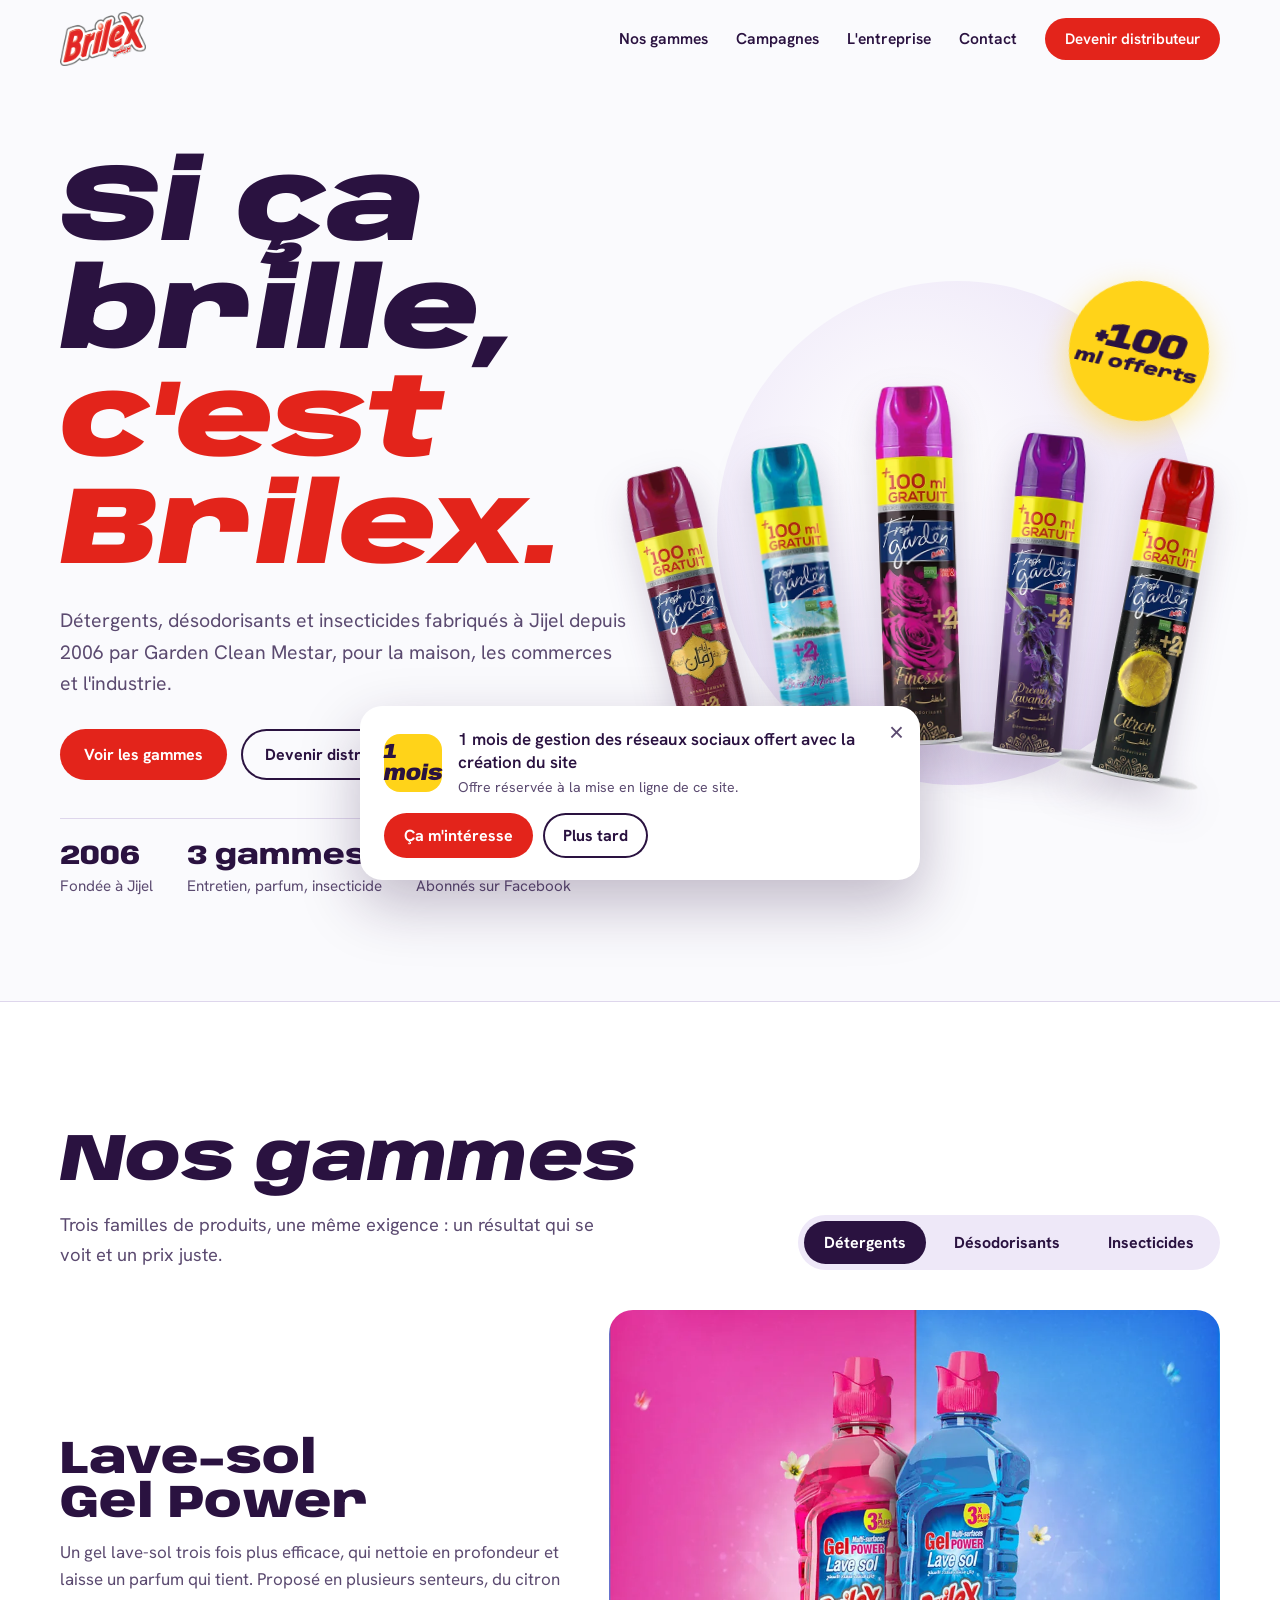
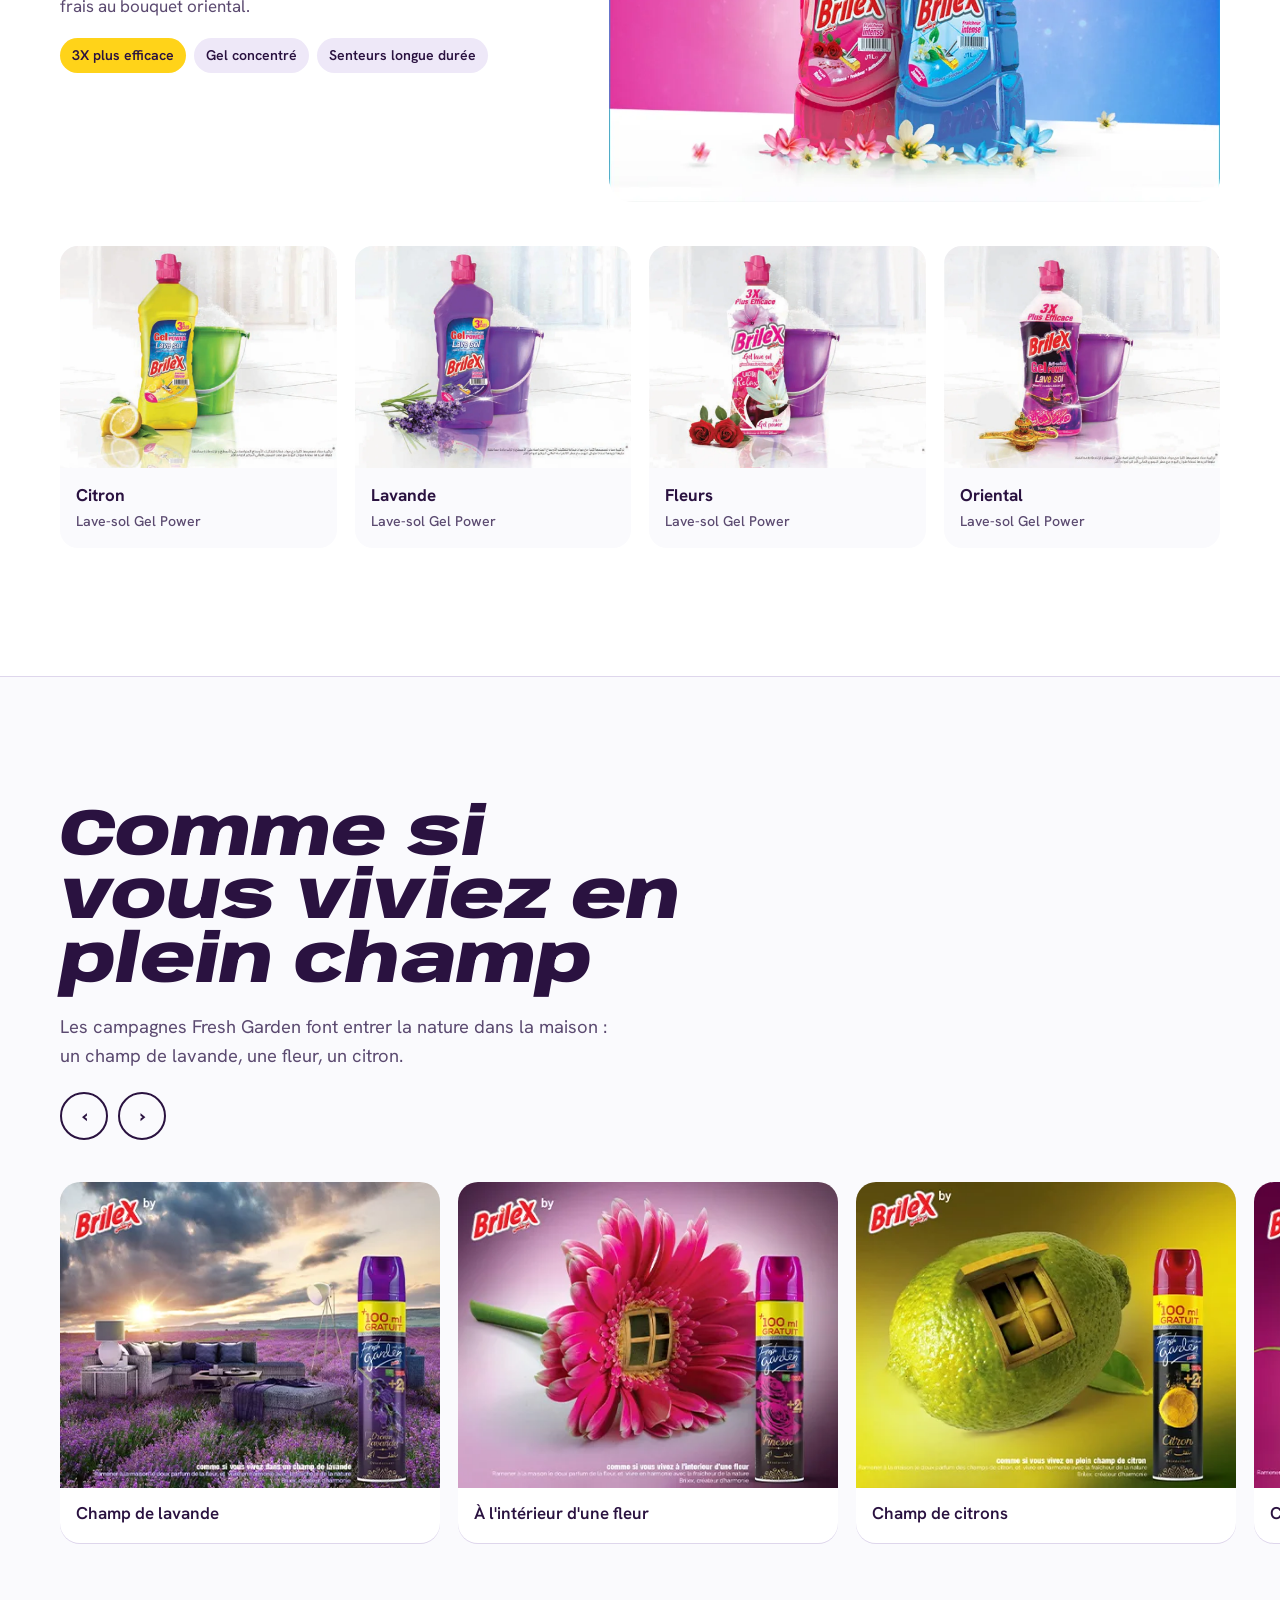
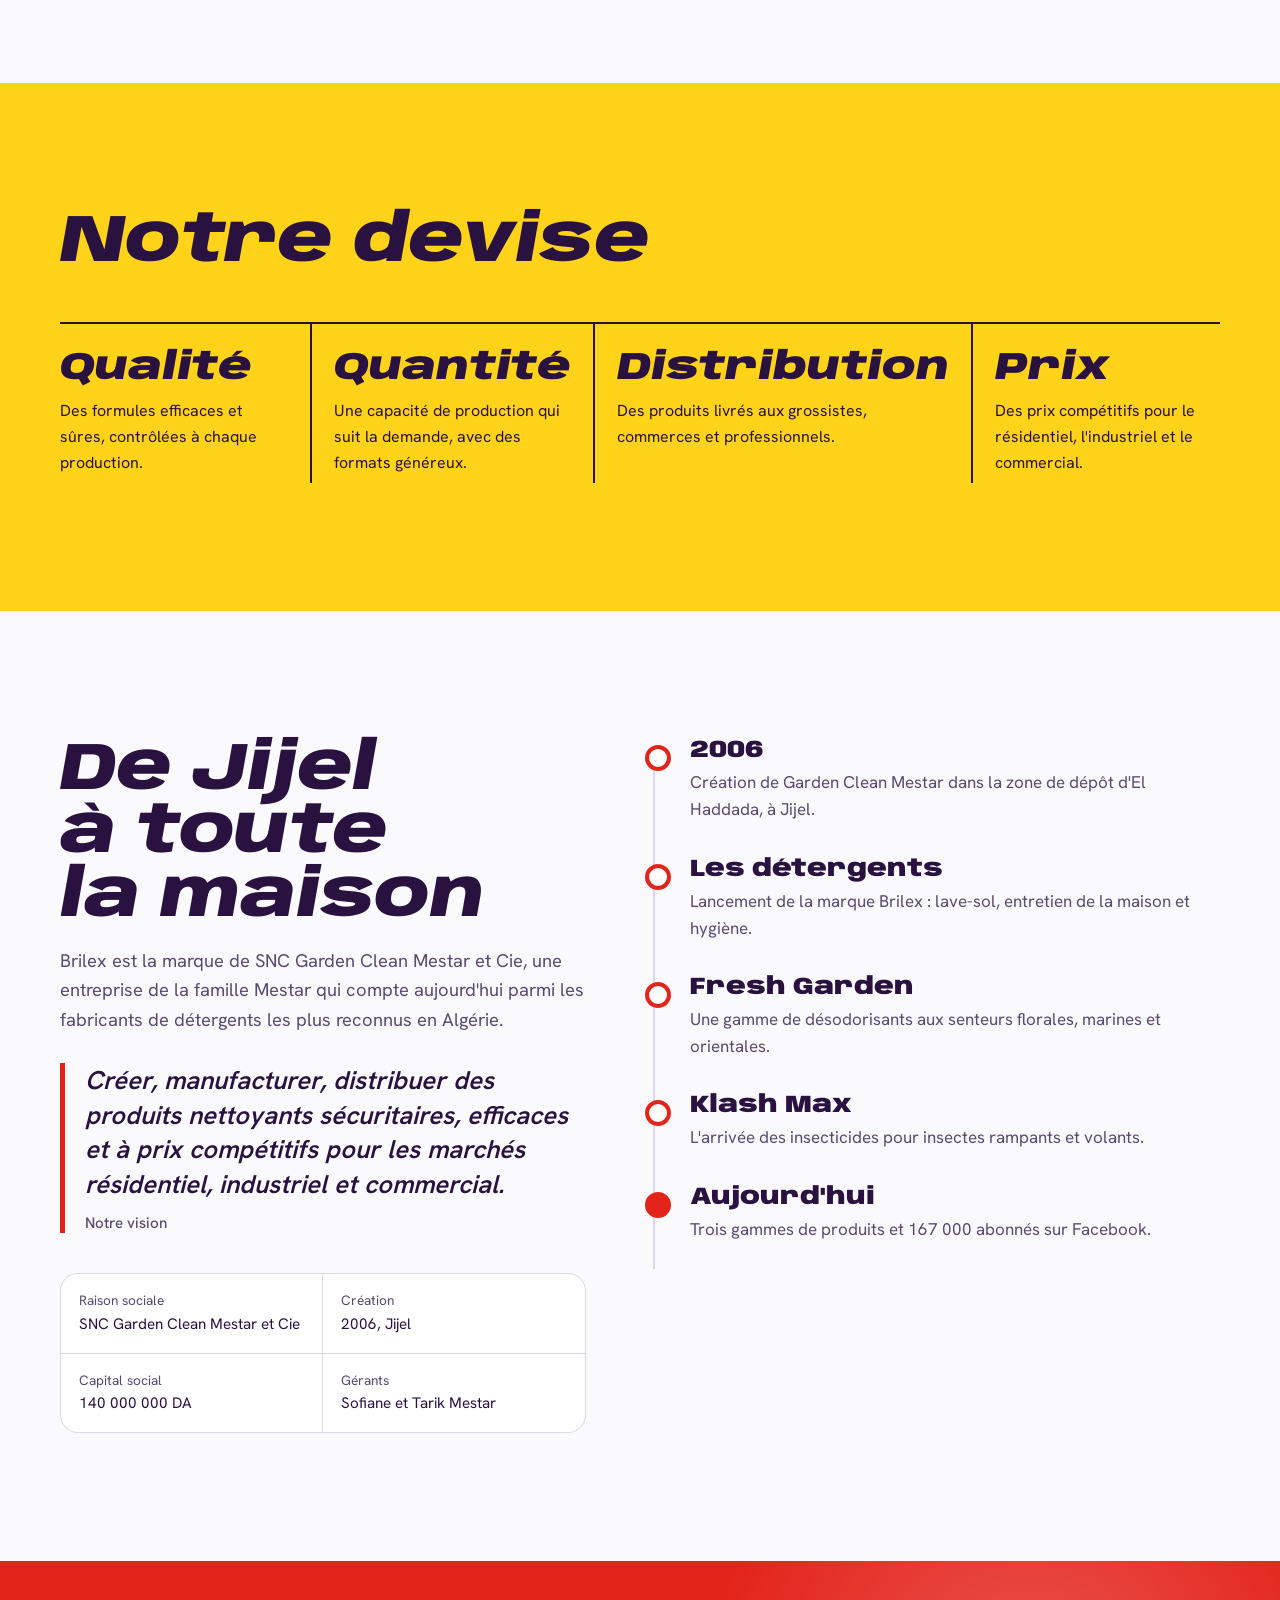
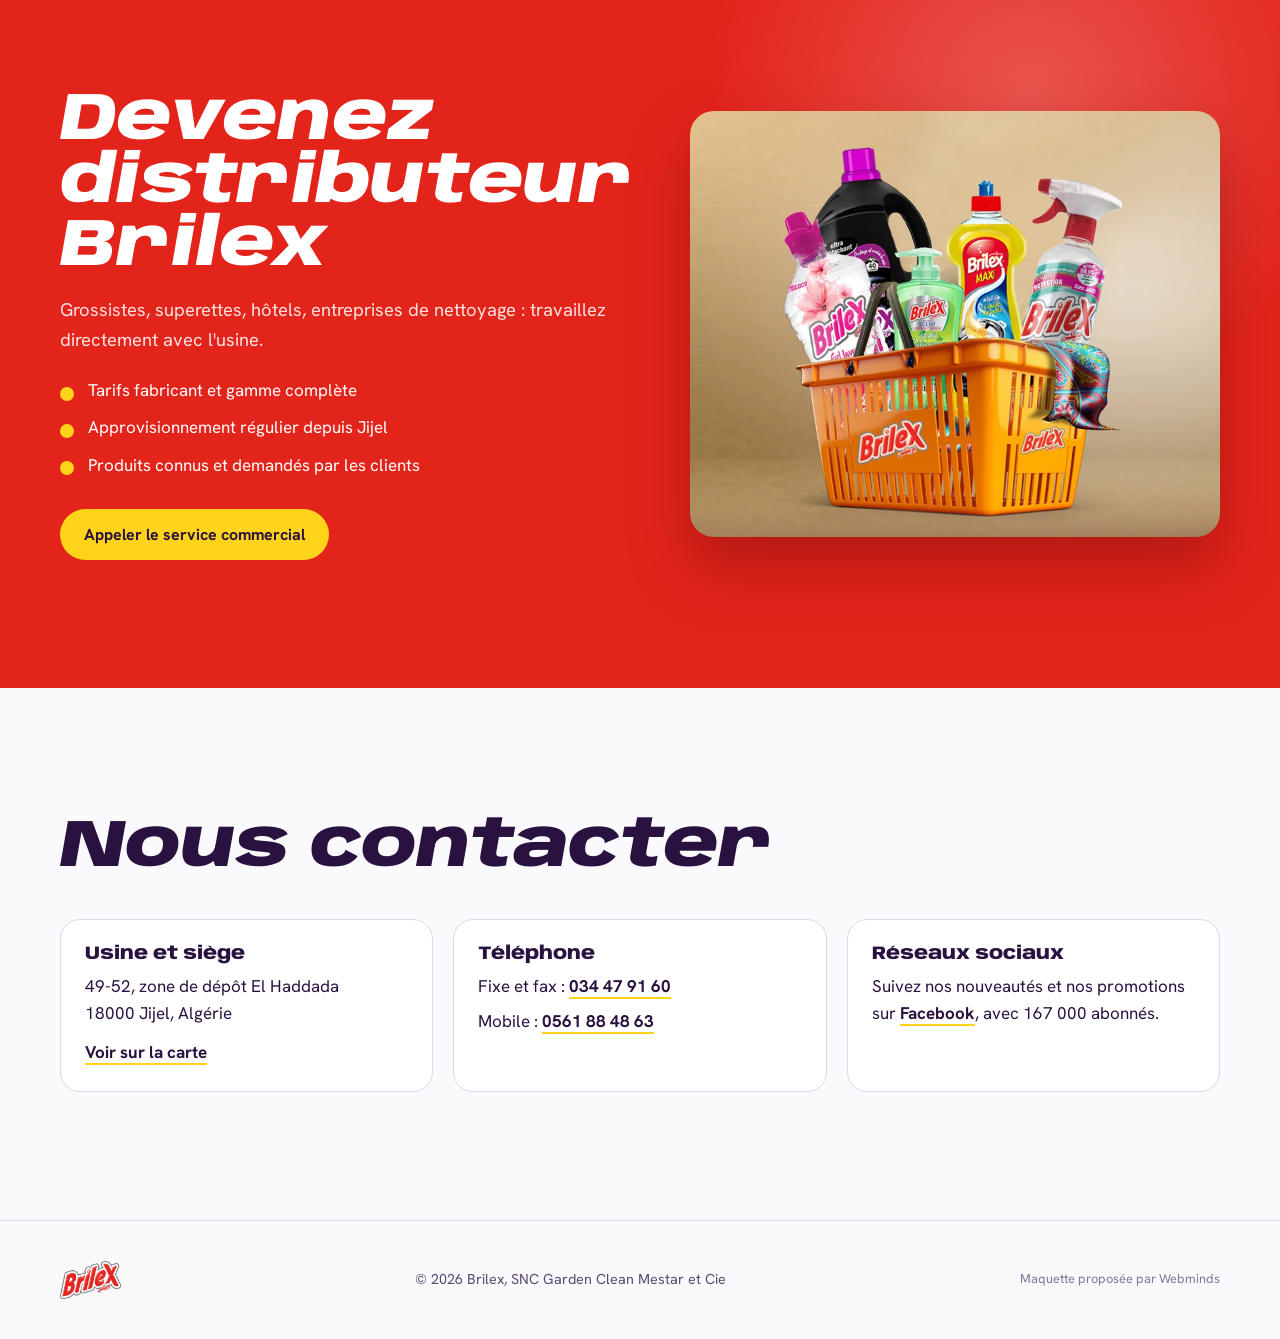
<file: brilex/index.html>
<!doctype html><html lang="fr"><head><meta charset="utf-8"><meta name="viewport" content="width=device-width,initial-scale=1,viewport-fit=cover"><meta name="robots" content="noindex, nofollow"><title>Brilex</title><link rel="icon" href="assets/img/logo.png"><style>@font-face{font-family:Anybody;src:url(assets/fonts/anybody-latin-standard-normal.woff2) format("woff2");font-weight:100 900;font-stretch:50% 150%;font-style:normal;font-display:swap}@font-face{font-family:Anybody;src:url(assets/fonts/anybody-latin-standard-italic.woff2) format("woff2");font-weight:100 900;font-stretch:50% 150%;font-style:italic;font-display:swap}@font-face{font-family:"Hanken Grotesk";src:url(assets/fonts/hanken-grotesk-latin-400-normal.woff2) format("woff2");font-weight:400;font-display:swap}@font-face{font-family:"Hanken Grotesk";src:url(assets/fonts/hanken-grotesk-latin-500-normal.woff2) format("woff2");font-weight:500;font-display:swap}@font-face{font-family:"Hanken Grotesk";src:url(assets/fonts/hanken-grotesk-latin-600-normal.woff2) format("woff2");font-weight:600;font-display:swap}@font-face{font-family:"Hanken Grotesk";src:url(assets/fonts/hanken-grotesk-latin-700-normal.woff2) format("woff2");font-weight:700;font-display:swap}:root{--paper:#FAFAFD;--lilac:#EEE8F8;--ink:#2A1240;--ink-2:#5B4A70;--red:#E3241B;--red-deep:#B5160F;--sun:#FFD319;--rose:#D61E8C;--line:#DED6EC;--display:"Anybody","Arial Black",Impact,sans-serif;--body:"Hanken Grotesk","Segoe UI",Arial,sans-serif;--pad:max(20px, env(safe-area-inset-left,0px));--wrap:1200px}*{box-sizing:border-box}html{scroll-behavior:smooth;-webkit-text-size-adjust:100%}body{margin:0;background:var(--paper);color:var(--ink);font:400 17px/1.6 var(--body);overflow-x:hidden}img{max-width:100%;height:auto;display:block;-webkit-user-drag:none;user-select:none}a{color:inherit}.wrap{max-width:var(--wrap);margin:0 auto;padding-left:var(--pad);padding-right:max(20px,env(safe-area-inset-right,0px))}h1,h2,h3{font-family:var(--display);line-height:.95;margin:0;text-wrap:balance}h2{font-size:clamp(2.2rem,5.2vw,4.2rem);font-weight:850;font-stretch:118%;font-style:italic;letter-spacing:-.01em}.lead{font-size:1.15rem;color:var(--ink-2);max-width:56ch;margin:18px 0 0}section{padding-block:clamp(72px,10vw,128px)}:focus-visible{outline:3px solid var(--rose);outline-offset:3px;border-radius:4px}.btn{display:inline-flex;align-items:center;gap:10px;font:700 1rem var(--body);text-decoration:none;border:0;cursor:pointer;padding:15px 24px;border-radius:999px;transition:transform .2s,background .2s}.btn-red{background:var(--red);color:#fff}.btn-red:hover{background:var(--red-deep);transform:translateY(-2px)}.btn-ghost{background:0 0;color:var(--ink);box-shadow:inset 0 0 0 2px var(--ink)}.btn-ghost:hover{background:var(--ink);color:var(--paper)}.top{position:sticky;top:0;z-index:40;background:color-mix(in srgb,var(--paper) 88%,transparent);backdrop-filter:blur(12px);-webkit-backdrop-filter:blur(12px);border-bottom:1px solid transparent;transition:border-color .3s}.top.scrolled{border-color:var(--line)}.top .wrap{display:flex;align-items:center;justify-content:space-between;gap:20px;padding-block:12px}.top .logo img{height:54px;width:auto}.nav{display:flex;gap:28px;align-items:center}.nav a{text-decoration:none;font-weight:600;font-size:.98rem}.nav a:not(.btn):hover{color:var(--red)}.nav .btn{padding:11px 20px;font-size:.95rem}.burger{display:none;background:0 0;border:0;padding:8px;cursor:pointer}.burger span{display:block;width:26px;height:3px;background:var(--ink);margin:5px 0;border-radius:2px}.hero{padding-block:clamp(36px,6vw,80px) clamp(60px,8vw,110px);position:relative;overflow:hidden}.hero .wrap{display:grid;grid-template-columns:1.05fr 1fr;gap:40px;align-items:center}.hero h1{font-size:clamp(3.3rem,8.6vw,7.4rem);font-weight:900;font-stretch:125%;font-style:italic;letter-spacing:-.02em;line-height:.98}.hero h1 .l2{display:block;color:var(--red)}.shine{background:linear-gradient(100deg,currentColor 0 40%,#fff 48%,currentColor 56% 100%);background-size:250% 100%;background-position:100% 0;-webkit-background-clip:text;background-clip:text;-webkit-text-fill-color:transparent;animation:sweep 1.6s .55s cubic-bezier(.6,.1,.3,1) forwards}.hero h1 .l1.shine{color:var(--ink)}.hero h1 .l2.shine{color:var(--red);animation-delay:.85s}@keyframes sweep{to{background-position:0 0}}.hero p.lead{font-size:1.22rem}.hero .actions{display:flex;flex-wrap:wrap;gap:14px;margin-top:30px}.facts{display:flex;flex-wrap:wrap;gap:12px 34px;margin-top:38px;padding-top:24px;border-top:1px solid var(--line)}.facts div{font-size:.95rem;color:var(--ink-2)}.facts b{display:block;font:800 1.7rem/1 var(--display);font-stretch:115%;color:var(--ink);margin-bottom:4px}.fan{position:relative;height:clamp(380px,46vw,560px)}.fan::before{content:"";position:absolute;inset:6% 4% 4% 8%;border-radius:50%;background:radial-gradient(circle at 40% 35%,#fff 0,var(--lilac) 55%,#e2d7f3 100%)}.fan img{position:absolute;bottom:4%;width:26%;transform-origin:50% 100%;opacity:0;animation:rise .9s cubic-bezier(.2,.8,.2,1) forwards;filter:drop-shadow(0 18px 18px rgba(42,18,64,.18))}.fan img:first-child{left:-2%;--r:-14deg;animation-delay:.15s}.fan img:nth-child(2){left:15%;--r:-8deg;animation-delay:.25s;bottom:8%}.fan img:nth-child(3){left:32%;--r:-2deg;animation-delay:.35s;bottom:11%;width:29%}.fan img:nth-child(4){left:52%;--r:5deg;animation-delay:.45s;bottom:9%}.fan img:nth-child(5){left:70%;--r:11deg;animation-delay:.55s;bottom:5%}@keyframes rise{from{opacity:0;transform:translateY(60px) rotate(0)}to{opacity:1;transform:translateY(0) rotate(var(--r))}}.badge{position:absolute;right:2%;top:6%;width:clamp(104px,12vw,140px);aspect-ratio:1;border-radius:50%;background:var(--sun);display:grid;place-content:center;text-align:center;font:900 1.05rem/1 var(--display);font-stretch:120%;font-style:italic;transform:rotate(12deg);box-shadow:0 10px 30px rgba(255,211,25,.45);z-index:2}.badge big{display:block;font-size:2.1em;letter-spacing:-.03em}#gammes{background:#fff;border-block:1px solid var(--line)}.head{display:flex;flex-wrap:wrap;justify-content:space-between;align-items:end;gap:24px;margin-bottom:40px}.tabs{display:flex;gap:8px;flex-wrap:wrap;background:var(--lilac);padding:6px;border-radius:999px}.tabs button{font:700 1rem var(--body);border:0;background:0 0;color:var(--ink);padding:11px 20px;border-radius:999px;cursor:pointer;transition:background .25s,color .25s}.tabs button[aria-selected=true]{background:var(--ink);color:#fff}.panel[hidden]{display:none}.panel-intro{display:grid;grid-template-columns:1fr 1.2fr;gap:40px;align-items:center;margin-bottom:44px}.panel-intro h3{font-size:clamp(1.9rem,3.6vw,2.9rem);font-weight:850;font-stretch:115%}.panel-intro p{margin:12px 0 0;color:var(--ink-2)}.panel-intro .big{border-radius:24px;overflow:hidden}.panel-intro .big img{width:100%;height:100%;object-fit:cover;aspect-ratio:954/768}.tags{display:flex;flex-wrap:wrap;gap:8px;margin-top:18px}.tags span{font-size:.88rem;font-weight:600;padding:6px 12px;border-radius:999px;background:var(--lilac)}.tags span.y{background:var(--sun)}.scenes{display:grid;grid-template-columns:repeat(4,1fr);gap:18px}.scene{margin:0;border-radius:18px;overflow:hidden;background:var(--paper);position:relative}.scene img{aspect-ratio:954/768;object-fit:cover;width:100%;transition:transform .5s}.scene:hover img{transform:scale(1.04)}.scene figcaption{padding:14px 16px 16px;font-weight:700}.scene figcaption small{display:block;font-weight:500;color:var(--ink-2)}.cans{display:grid;grid-template-columns:repeat(6,1fr);gap:14px}.can{margin:0;text-align:center;background:linear-gradient(180deg,var(--lilac),#fff 80%);border-radius:20px;padding:22px 10px 16px;position:relative;overflow:hidden}.can img{height:clamp(170px,19vw,250px);width:auto;margin:0 auto;transition:transform .4s cubic-bezier(.2,.8,.2,1)}.can:hover img{transform:translateY(-8px) rotate(-3deg)}.can::after{content:"";position:absolute;inset:0;background:linear-gradient(110deg,transparent 35%,rgba(255,255,255,.75) 50%,transparent 65%);transform:translateX(-120%);transition:transform .7s}.can:hover::after{transform:translateX(120%)}.can figcaption{margin-top:12px;font-weight:700;font-size:.98rem}.can figcaption small{display:block;font-weight:500;color:var(--ink-2);font-size:.85rem}.klash{display:grid;grid-template-columns:1.25fr 1fr;gap:40px;align-items:center}.klash img{border-radius:24px}.klash ul{list-style:none;padding:0;margin:20px 0 0;display:grid;gap:12px}.klash li{padding:14px 18px;border-radius:14px;background:var(--lilac);font-weight:600}.klash li small{display:block;font-weight:400;color:var(--ink-2)}.camp-head{max-width:760px}.strip{display:flex;gap:18px;overflow-x:auto;scroll-snap-type:x mandatory;padding:36px 20px 12px max(var(--pad),calc((100vw - var(--wrap))/ 2 + 20px));scroll-padding-left:max(var(--pad),calc((100vw - var(--wrap))/ 2 + 20px));margin-top:6px;scrollbar-width:thin}.strip figure{margin:0;flex:0 0 clamp(260px,30vw,380px);scroll-snap-align:start;border-radius:20px;overflow:hidden;background:#fff;box-shadow:0 1px 0 var(--line)}.strip img{aspect-ratio:425/342;object-fit:cover;width:100%}.strip figcaption{padding:12px 16px 16px;font-weight:600}.strip-nav{display:flex;gap:10px;margin-top:20px}.strip-nav button{width:48px;height:48px;border-radius:50%;border:2px solid var(--ink);background:0 0;cursor:pointer;font:700 1.2rem var(--body);color:var(--ink)}.strip-nav button:hover{background:var(--ink);color:#fff}#devise{background:var(--sun)}.pillars{display:grid;grid-template-columns:repeat(4,1fr);gap:0;margin-top:48px;border-top:2px solid var(--ink)}.pillar{padding:26px 22px 8px 0}.pillar+.pillar{padding-left:22px;border-left:2px solid var(--ink)}.pillar h3{font-size:clamp(1.8rem,3vw,2.5rem);font-weight:900;font-stretch:122%;font-style:italic}.pillar p{margin:12px 0 0;font-size:1rem}.story{display:grid;grid-template-columns:1fr 1.1fr;gap:56px;align-items:start}.quote{margin:28px 0 0;font:600 italic clamp(1.25rem,2.2vw,1.6rem)/1.35 var(--body);border-left:5px solid var(--red);padding-left:20px}.quote cite{display:block;margin-top:12px;font:500 .95rem var(--body);font-style:normal;color:var(--ink-2)}.timeline{list-style:none;margin:0;padding:0;position:relative}.timeline::before{content:"";position:absolute;left:11px;top:8px;bottom:8px;width:2px;background:var(--line)}.timeline li{position:relative;padding:0 0 34px 48px}.timeline li::before{content:"";position:absolute;left:3px;top:6px;width:18px;height:18px;border-radius:50%;background:#fff;border:4px solid var(--red)}.timeline li:last-child::before{background:var(--red)}.timeline b{font:900 1.5rem/1 var(--display);font-stretch:115%;display:block;margin-bottom:6px}.timeline p{margin:0;color:var(--ink-2)}.idcard{margin-top:40px;display:grid;grid-template-columns:1fr 1fr;gap:1px;background:var(--line);border:1px solid var(--line);border-radius:18px;overflow:hidden}.idcard div{background:#fff;padding:16px 18px;font-size:.95rem}.idcard span{display:block;color:var(--ink-2);font-size:.85rem}#distributeurs{background:var(--red);color:#fff;position:relative;overflow:hidden}#distributeurs::after{content:"";position:absolute;right:-8%;top:-30%;width:55%;aspect-ratio:1;border-radius:50%;background:radial-gradient(circle,rgba(255,255,255,.22),transparent 65%)}.distri{display:grid;grid-template-columns:1.1fr 1fr;gap:48px;align-items:center;position:relative;z-index:1}#distributeurs .lead{color:#ffe3e0}.distri img{border-radius:24px;box-shadow:0 30px 60px rgba(90,6,2,.35)}.distri ul{margin:22px 0 30px;padding:0;list-style:none;display:grid;gap:10px}.distri li{padding-left:28px;position:relative}.distri li::before{content:"";position:absolute;left:0;top:.55em;width:14px;height:14px;border-radius:50%;background:var(--sun)}.btn-sun{background:var(--sun);color:var(--ink)}.btn-sun:hover{transform:translateY(-2px);background:#fff}.contact{display:grid;grid-template-columns:repeat(3,1fr);gap:20px;margin-top:40px}.contact div{padding:24px;border-radius:20px;background:#fff;border:1px solid var(--line)}.contact h3{font:800 1.15rem var(--display);font-stretch:110%;margin-bottom:10px}.contact p{margin:0}.contact a{font-weight:700;text-decoration:none;border-bottom:2px solid var(--sun)}footer{padding-block:40px;border-top:1px solid var(--line)}footer .wrap{display:flex;flex-wrap:wrap;gap:20px;align-items:center;justify-content:space-between;font-size:.9rem;color:var(--ink-2)}footer img{height:38px;width:auto}.credit{font-size:.8rem;opacity:.75}.offer{position:fixed;left:50%;bottom:calc(20px + env(safe-area-inset-bottom,0px));transform:translate(-50%,140%);z-index:60;width:min(560px,calc(100% - 28px));background:#fff;border-radius:22px;box-shadow:0 24px 60px rgba(42,18,64,.28);padding:22px 22px 22px 24px;display:grid;grid-template-columns:auto 1fr;gap:16px;align-items:center;transition:transform .55s cubic-bezier(.2,.9,.2,1)}.offer.show{transform:translate(-50%,0)}.offer .ico{width:58px;height:58px;border-radius:16px;background:var(--sun);display:grid;place-content:center;font:900 1.3rem var(--display);font-style:italic}.offer p{margin:0;font-weight:600;line-height:1.35}.offer p small{display:block;font-weight:400;color:var(--ink-2);margin-top:4px}.offer .row{grid-column:1/-1;display:flex;gap:10px;flex-wrap:wrap}.offer .row .btn{padding:12px 20px}.x{position:absolute;top:8px;right:10px;background:0 0;border:0;font-size:1.6rem;line-height:1;cursor:pointer;color:var(--ink-2);padding:6px}.modal{position:fixed;inset:0;z-index:70;background:rgba(42,18,64,.45);display:grid;place-items:center;padding:20px}.modal[hidden]{display:none}.modal form{background:#fff;border-radius:24px;padding:30px;width:min(460px,100%);position:relative;display:grid;gap:14px}.modal h3{font:850 1.7rem/1 var(--display);font-stretch:115%;font-style:italic}.modal label{font-weight:600;font-size:.95rem;display:grid;gap:6px}.modal input{font:500 1rem var(--body);padding:13px 14px;border:2px solid var(--line);border-radius:12px;color:var(--ink);background:var(--paper)}.modal input:focus{border-color:var(--ink);outline:0}.modal .err{color:var(--red-deep);font-size:.9rem;margin:0;min-height:1.2em}@media (max-width:1024px){.scenes{grid-template-columns:repeat(2,1fr)}.cans{grid-template-columns:repeat(3,1fr)}}@media (max-width:880px){.nav{position:fixed;inset:70px 0 auto 0;background:var(--paper);flex-direction:column;align-items:flex-start;gap:6px;padding:18px var(--pad) 26px;border-bottom:1px solid var(--line);transform:translateY(-130%);transition:transform .35s;z-index:-1}.nav.open{transform:none}.nav a{font-size:1.15rem;padding:8px 0}.burger{display:block}.distri,.hero .wrap,.klash,.panel-intro,.story{grid-template-columns:1fr}.fan{height:min(92vw,440px);max-width:520px;margin-inline:auto;width:100%}.pillars{grid-template-columns:1fr 1fr}.pillar:nth-child(3){padding-left:0;border-left:0}.pillar:nth-child(n+3){border-top:2px solid var(--ink);margin-top:10px}.contact{grid-template-columns:1fr}}@media (max-width:520px){body{font-size:16px}.cans{grid-template-columns:repeat(2,1fr)}.scenes{grid-template-columns:1fr}.tabs{width:100%;flex-wrap:nowrap;gap:2px}.tabs button{flex:1 1 auto;padding:10px 8px;font-size:.84rem}.pillars{grid-template-columns:1fr}.pillar,.pillar+.pillar{padding:22px 0 6px;border-left:0}.pillar+.pillar{border-top:2px solid var(--ink)}.idcard{grid-template-columns:1fr}.offer{grid-template-columns:1fr}.offer .ico{display:none}}@media (prefers-reduced-motion:reduce){*,::after,::before{animation:none!important;transition:none!important}.fan img{opacity:1;transform:rotate(var(--r))}.shine{-webkit-text-fill-color:currentColor;background:0 0}html{scroll-behavior:auto}}</style></head><body><header class="top" id="top"><div class="wrap"><a class="logo" href="#accueil" aria-label="Brilex, accueil"><img src="assets/img/logo.png" alt="Brilex" width="420" height="263"></a><button class="burger" id="burger" aria-label="Ouvrir le menu" aria-expanded="false" aria-controls="nav"><span></span><span></span><span></span></button><nav class="nav" id="nav"><a href="#gammes">Nos gammes</a> <a href="#campagnes">Campagnes</a> <a href="#histoire">L'entreprise</a> <a href="#contact">Contact</a> <a class="btn btn-red" href="#distributeurs">Devenir distributeur</a></nav></div></header><main id="accueil"><section class="hero"><div class="wrap"><div><h1><span class="l1 shine">Si ça brille,</span> <span class="l2 shine">c'est Brilex.</span></h1><p class="lead">Détergents, désodorisants et insecticides fabriqués à Jijel depuis 2006 par Garden Clean Mestar, pour la maison, les commerces et l'industrie.</p><div class="actions"><a class="btn btn-red" href="#gammes">Voir les gammes</a> <a class="btn btn-ghost" href="#distributeurs">Devenir distributeur</a></div><div class="facts"><div><b>2006</b>Fondée à Jijel</div><div><b>3 gammes</b>Entretien, parfum, insecticide</div><div><b>167 K</b>Abonnés sur Facebook</div></div></div><div class="fan" aria-label="Désodorisants Fresh Garden de Brilex"><img src="assets/img/can-ayam.webp" alt="Fresh Garden Ayama Zamane" width="284" height="647"> <img src="assets/img/can-brise-marine.webp" alt="Fresh Garden Brise Marine" width="287" height="647"> <img src="assets/img/can-finesse.webp" alt="Fresh Garden Finesse" width="284" height="647"> <img src="assets/img/can-lavande.webp" alt="Fresh Garden Dream Lavande" width="284" height="647"> <img src="assets/img/can-citron.webp" alt="Fresh Garden Citron" width="284" height="647"><div class="badge" aria-hidden="true"><span><big>+100</big>ml offerts</span></div></div></div></section><section id="gammes"><div class="wrap"><div class="head"><div><h2>Nos gammes</h2><p class="lead">Trois familles de produits, une même exigence : un résultat qui se voit et un prix juste.</p></div><div class="tabs" role="tablist" aria-label="Gammes Brilex"><button role="tab" id="t-det" aria-controls="p-det" aria-selected="true">Détergents</button> <button role="tab" id="t-des" aria-controls="p-des" aria-selected="false" tabindex="-1">Désodorisants</button> <button role="tab" id="t-ins" aria-controls="p-ins" aria-selected="false" tabindex="-1">Insecticides</button></div></div><div class="panel" role="tabpanel" id="p-det" aria-labelledby="t-det"><div class="panel-intro"><div><h3>Lave-sol Gel Power</h3><p>Un gel lave-sol trois fois plus efficace, qui nettoie en profondeur et laisse un parfum qui tient. Proposé en plusieurs senteurs, du citron frais au bouquet oriental.</p><div class="tags"><span class="y">3X plus efficace</span><span>Gel concentré</span><span>Senteurs longue durée</span></div></div><div class="big"><img src="assets/img/duo-lavesol.webp" alt="Lave-sol Brilex rose et bleu" width="954" height="768" loading="lazy"></div></div><div class="scenes"><figure class="scene"><img src="assets/img/gel-citron.webp" alt="Lave-sol Gel Power Citron" width="954" height="768" loading="lazy"><figcaption>Citron<small>Lave-sol Gel Power</small></figcaption></figure><figure class="scene"><img src="assets/img/gel-lavande.webp" alt="Lave-sol Gel Power Lavande" width="954" height="768" loading="lazy"><figcaption>Lavande<small>Lave-sol Gel Power</small></figcaption></figure><figure class="scene"><img src="assets/img/gel-fleur.webp" alt="Lave-sol Brilex Fleurs" width="954" height="768" loading="lazy"><figcaption>Fleurs<small>Lave-sol Gel Power</small></figcaption></figure><figure class="scene"><img src="assets/img/gel-orient.webp" alt="Lave-sol Brilex Oriental" width="954" height="768" loading="lazy"><figcaption>Oriental<small>Lave-sol Gel Power</small></figcaption></figure></div></div><div class="panel" role="tabpanel" id="p-des" aria-labelledby="t-des" hidden><div class="panel-intro"><div><h3>Désodorisants Fresh Garden</h3><p>Des aérosols au parfum qui dure plus de 24 heures, avec la technologie anti-odeurs. Chaque flacon offre 100 ml gratuits.</p><div class="tags"><span class="y">+100 ml gratuits</span><span>Plus de 24 h de parfum</span><span>Anti-odeurs</span></div></div><div class="big"><img src="assets/img/wc-fleurs.webp" alt="Désodorisant WC Fresh Garden Flowry" width="954" height="768" loading="lazy"></div></div><div class="cans"><figure class="can"><img src="assets/img/can-ayam.webp" alt="Fresh Garden Ayama Zamane" width="284" height="647" loading="lazy"><figcaption>Ayama Zamane<small>Senteur orientale</small></figcaption></figure><figure class="can"><img src="assets/img/can-brise-marine.webp" alt="Fresh Garden Brise Marine" width="287" height="647" loading="lazy"><figcaption>Brise Marine<small>Fraîcheur de la mer</small></figcaption></figure><figure class="can"><img src="assets/img/can-citron.webp" alt="Fresh Garden Citron" width="284" height="647" loading="lazy"><figcaption>Citron<small>Note acidulée</small></figcaption></figure><figure class="can"><img src="assets/img/can-finesse.webp" alt="Fresh Garden Finesse" width="284" height="647" loading="lazy"><figcaption>Finesse<small>Rose florale</small></figcaption></figure><figure class="can"><img src="assets/img/can-lavande.webp" alt="Fresh Garden Dream Lavande" width="284" height="647" loading="lazy"><figcaption>Dream Lavande<small>Lavande douce</small></figcaption></figure><figure class="can"><img src="assets/img/can-wc-fleury.webp" alt="Fresh Garden Flowry pour WC" width="360" height="617" loading="lazy"><figcaption>Flowry<small>Spécial WC et salle de bain</small></figcaption></figure></div></div><div class="panel" role="tabpanel" id="p-ins" aria-labelledby="t-ins" hidden><div class="klash"><img src="assets/img/klash.webp" alt="Gamme d'insecticides Klash Max" width="954" height="768" loading="lazy"><div><h3 style="font-size:clamp(1.9rem,3.6vw,2.9rem);font-weight:850;font-stretch:115%">Insecticides Klash Max</h3><p class="lead">Une gamme d'aérosols pour se débarrasser des insectes, à l'intérieur comme sur les terrasses.</p><ul><li>Insectes rampants<small>Cafards, fourmis et autres nuisibles au sol</small></li><li>Insectes volants<small>Moustiques et mouches, en version parfumée</small></li><li>Format +100 ml gratuits<small>Plus de produit pour le même prix</small></li></ul></div></div></div></div></section><section id="campagnes"><div class="wrap"><div class="camp-head"><h2>Comme si vous viviez en plein champ</h2><p class="lead">Les campagnes Fresh Garden font entrer la nature dans la maison : un champ de lavande, une fleur, un citron.</p><div class="strip-nav"><button type="button" id="prev" aria-label="Visuel précédent">‹</button><button type="button" id="next" aria-label="Visuel suivant">›</button></div></div></div><div class="strip" id="strip"><figure><img src="assets/img/camp-lavande.webp" alt="Campagne Fresh Garden champ de lavande" width="425" height="342" loading="lazy"><figcaption>Champ de lavande</figcaption></figure><figure><img src="assets/img/camp-gerbera.webp" alt="Campagne Fresh Garden Finesse" width="425" height="342" loading="lazy"><figcaption>À l'intérieur d'une fleur</figcaption></figure><figure><img src="assets/img/camp-citron.webp" alt="Campagne Fresh Garden Citron" width="425" height="342" loading="lazy"><figcaption>Champ de citrons</figcaption></figure><figure><img src="assets/img/camp-lys.webp" alt="Campagne Fresh Garden Délicatesse" width="425" height="342" loading="lazy"><figcaption>Champ de fleurs</figcaption></figure><figure><img src="assets/img/camp-campagne.webp" alt="Campagne Fresh Garden en pleine nature" width="425" height="342" loading="lazy"><figcaption>En pleine nature</figcaption></figure></div></section><section id="devise"><div class="wrap"><h2>Notre devise</h2><div class="pillars"><div class="pillar"><h3>Qualité</h3><p>Des formules efficaces et sûres, contrôlées à chaque production.</p></div><div class="pillar"><h3>Quantité</h3><p>Une capacité de production qui suit la demande, avec des formats généreux.</p></div><div class="pillar"><h3>Distribution</h3><p>Des produits livrés aux grossistes, commerces et professionnels.</p></div><div class="pillar"><h3>Prix</h3><p>Des prix compétitifs pour le résidentiel, l'industriel et le commercial.</p></div></div></div></section><section id="histoire"><div class="wrap story"><div><h2>De Jijel à toute la maison</h2><p class="lead">Brilex est la marque de SNC Garden Clean Mestar et Cie, une entreprise de la famille Mestar qui compte aujourd'hui parmi les fabricants de détergents les plus reconnus en Algérie.</p><blockquote class="quote">Créer, manufacturer, distribuer des produits nettoyants sécuritaires, efficaces et à prix compétitifs pour les marchés résidentiel, industriel et commercial.<cite>Notre vision</cite></blockquote><div class="idcard"><div><span>Raison sociale</span>SNC Garden Clean Mestar et Cie</div><div><span>Création</span>2006, Jijel</div><div><span>Capital social</span>140 000 000 DA</div><div><span>Gérants</span>Sofiane et Tarik Mestar</div></div></div><ol class="timeline"><li><b>2006</b><p>Création de Garden Clean Mestar dans la zone de dépôt d'El Haddada, à Jijel.</p></li><li><b>Les détergents</b><p>Lancement de la marque Brilex : lave-sol, entretien de la maison et hygiène.</p></li><li><b>Fresh Garden</b><p>Une gamme de désodorisants aux senteurs florales, marines et orientales.</p></li><li><b>Klash Max</b><p>L'arrivée des insecticides pour insectes rampants et volants.</p></li><li><b>Aujourd'hui</b><p>Trois gammes de produits et 167 000 abonnés sur Facebook.</p></li></ol></div></section><section id="distributeurs"><div class="wrap distri"><div><h2>Devenez distributeur Brilex</h2><p class="lead">Grossistes, superettes, hôtels, entreprises de nettoyage : travaillez directement avec l'usine.</p><ul><li>Tarifs fabricant et gamme complète</li><li>Approvisionnement régulier depuis Jijel</li><li>Produits connus et demandés par les clients</li></ul><a class="btn btn-sun" href="tel:+213561884863">Appeler le service commercial</a></div><img src="assets/img/panier.webp" alt="Panier de produits Brilex" width="954" height="768" loading="lazy"></div></section><section id="contact"><div class="wrap"><h2>Nous contacter</h2><div class="contact"><div><h3>Usine et siège</h3><p>49-52, zone de dépôt El Haddada<br>18000 Jijel, Algérie</p><p style="margin-top:12px"><a href="https://maps.google.com/?q=Zone+de+d%C3%A9p%C3%B4t+El+Haddada+Jijel" target="_blank" rel="noopener">Voir sur la carte</a></p></div><div><h3>Téléphone</h3><p>Fixe et fax : <a href="tel:+21334479160">034 47 91 60</a></p><p style="margin-top:8px">Mobile : <a href="tel:+213561884863">0561 88 48 63</a></p></div><div><h3>Réseaux sociaux</h3><p>Suivez nos nouveautés et nos promotions sur <a href="https://www.facebook.com/brilexoriginal/" target="_blank" rel="noopener">Facebook</a>, avec 167 000 abonnés.</p></div></div></div></section></main><footer><div class="wrap"><img src="assets/img/logo.png" alt="Brilex" width="420" height="263"> <span>© 2026 Brilex, SNC Garden Clean Mestar et Cie</span> <span class="credit">Maquette proposée par Webminds</span></div></footer><div class="offer" id="offer" role="dialog" aria-labelledby="offer-t" aria-hidden="true"><button class="x" id="offer-x" aria-label="Fermer">×</button><div class="ico" aria-hidden="true">1 mois</div><p id="offer-t">1 mois de gestion des réseaux sociaux offert avec la création du site<small>Offre réservée à la mise en ligne de ce site.</small></p><div class="row"><button class="btn btn-red" id="offer-yes" type="button">Ça m'intéresse</button><button class="btn btn-ghost" id="offer-no" type="button">Plus tard</button></div></div><div class="modal" id="modal" hidden><form id="lead" novalidate><button class="x" type="button" id="modal-x" aria-label="Fermer">×</button><h3>Ce site vous intéresse ?</h3><p style="margin:0;color:var(--ink-2)">Laissez votre nom et votre numéro : l'échange continue sur WhatsApp avec Webminds.</p><label for="f-nom">Nom et prénom<input id="f-nom" name="nom" autocomplete="name" required></label> <label for="f-tel">Téléphone<input id="f-tel" name="tel" type="tel" inputmode="tel" autocomplete="tel" required></label><p class="err" id="err" role="alert"></p><button class="btn btn-red" type="submit">Envoyer sur WhatsApp</button></form></div><script>!function(){var e=document;e.addEventListener("contextmenu",function(e){e.preventDefault()}),e.addEventListener("dragstart",function(e){"IMG"===e.target.tagName&&e.preventDefault()});var t=e.getElementById("top");addEventListener("scroll",function(){t.classList.toggle("scrolled",scrollY>10)},{passive:!0});var n=e.getElementById("burger"),i=e.getElementById("nav");n.addEventListener("click",function(){var e=i.classList.toggle("open");n.setAttribute("aria-expanded",e)}),i.querySelectorAll("a").forEach(function(e){e.addEventListener("click",function(){i.classList.remove("open"),n.setAttribute("aria-expanded","false")})});var r=[].slice.call(e.querySelectorAll("[role=tab]"));function d(t){r.forEach(function(n){var i=n===t;n.setAttribute("aria-selected",i),n.tabIndex=i?0:-1,e.getElementById(n.getAttribute("aria-controls")).hidden=!i})}r.forEach(function(e,t){e.addEventListener("click",function(){d(e)}),e.addEventListener("keydown",function(e){var n="ArrowRight"===e.key?1:"ArrowLeft"===e.key?-1:0;if(n){var i=r[(t+n+r.length)%r.length];d(i),i.focus()}})});var a=e.getElementById("strip");function l(e){var t=a.querySelector("figure");a.scrollBy({left:e*(t.offsetWidth+18),behavior:"smooth"})}e.getElementById("prev").addEventListener("click",function(){l(-1)}),e.getElementById("next").addEventListener("click",function(){l(1)});var o=e.getElementById("offer"),s=e.getElementById("modal"),c=!1;function u(){o.classList.remove("show"),o.setAttribute("aria-hidden","true")}function f(){s.hidden=!0}addEventListener("scroll",function(){c||scrollY/(e.documentElement.scrollHeight-innerHeight)>.3&&(c=!0,o.classList.add("show"),o.setAttribute("aria-hidden","false"))},{passive:!0}),e.getElementById("offer-x").addEventListener("click",u),e.getElementById("offer-no").addEventListener("click",u),e.getElementById("offer-yes").addEventListener("click",function(){u(),s.hidden=!1,e.getElementById("f-nom").focus()}),e.getElementById("modal-x").addEventListener("click",f),s.addEventListener("click",function(e){e.target===s&&f()}),e.addEventListener("keydown",function(e){"Escape"===e.key&&f()}),e.getElementById("lead").addEventListener("submit",function(t){t.preventDefault();var n=e.getElementById("f-nom").value.trim(),i=e.getElementById("f-tel").value.trim(),r=e.getElementById("err");if(n.length<2)r.textContent="Indiquez votre nom.";else if(i.replace(/\D/g,"").length<9)r.textContent="Indiquez un numéro de téléphone valide.";else{r.textContent="";var d="Bonjour Webminds, je suis "+n+" ("+i+"). La maquette du site Brilex m'intéresse, ainsi que le mois de réseaux sociaux offert.";location.href="https://wa.me/213797372452?text="+encodeURIComponent(d)}})}()</script></body></html>
</file>
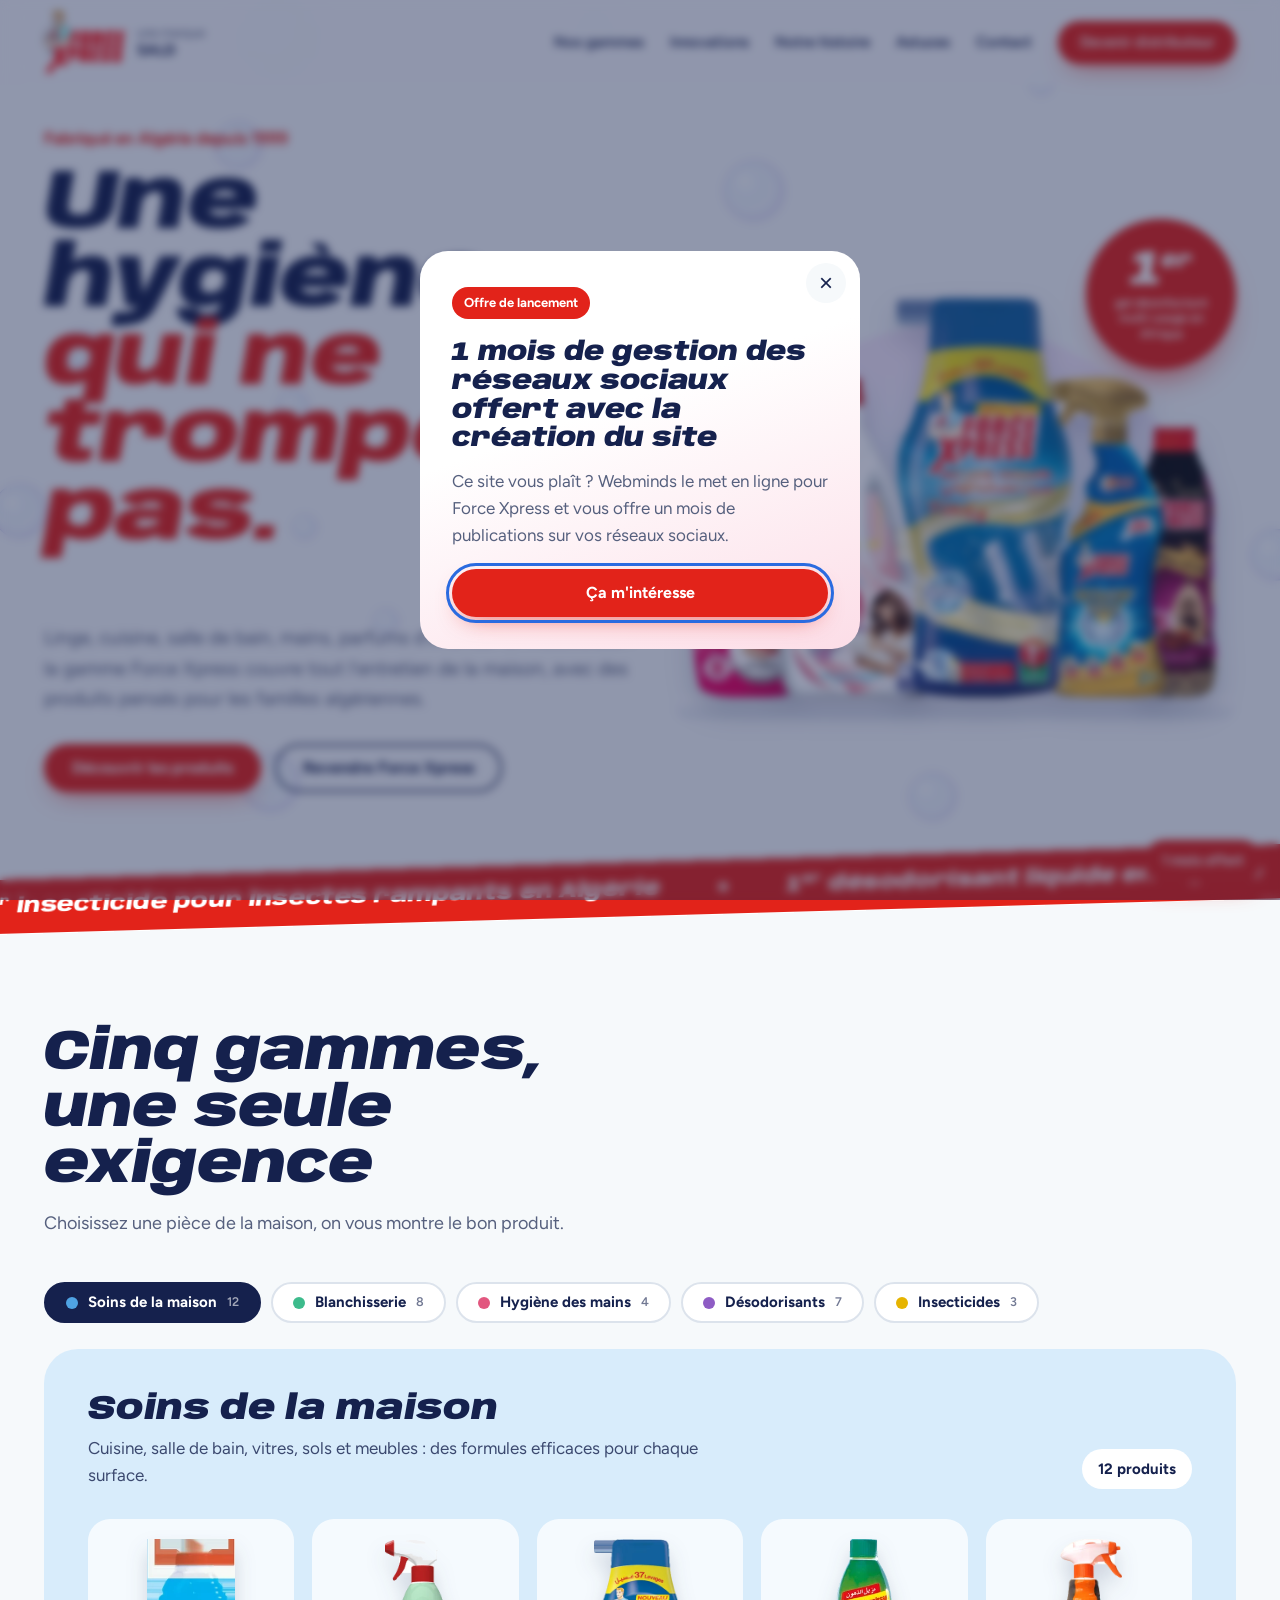
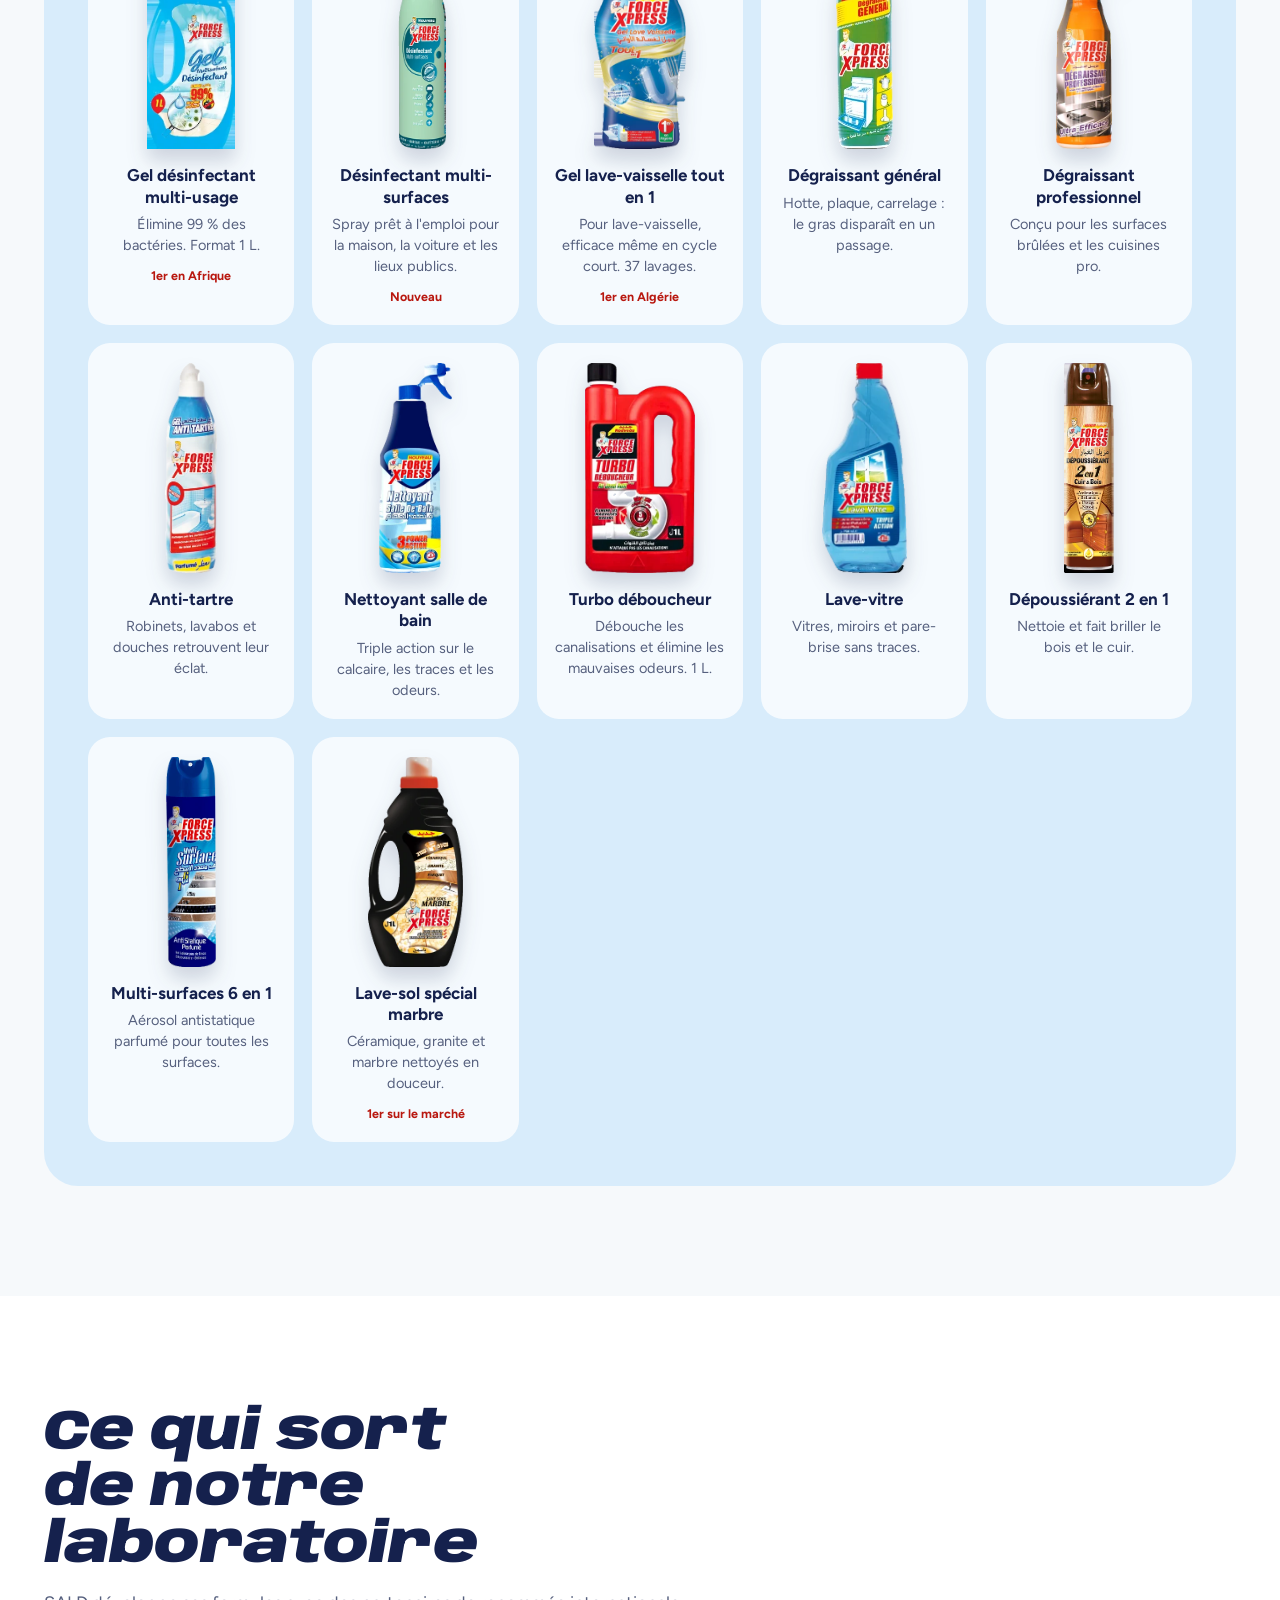
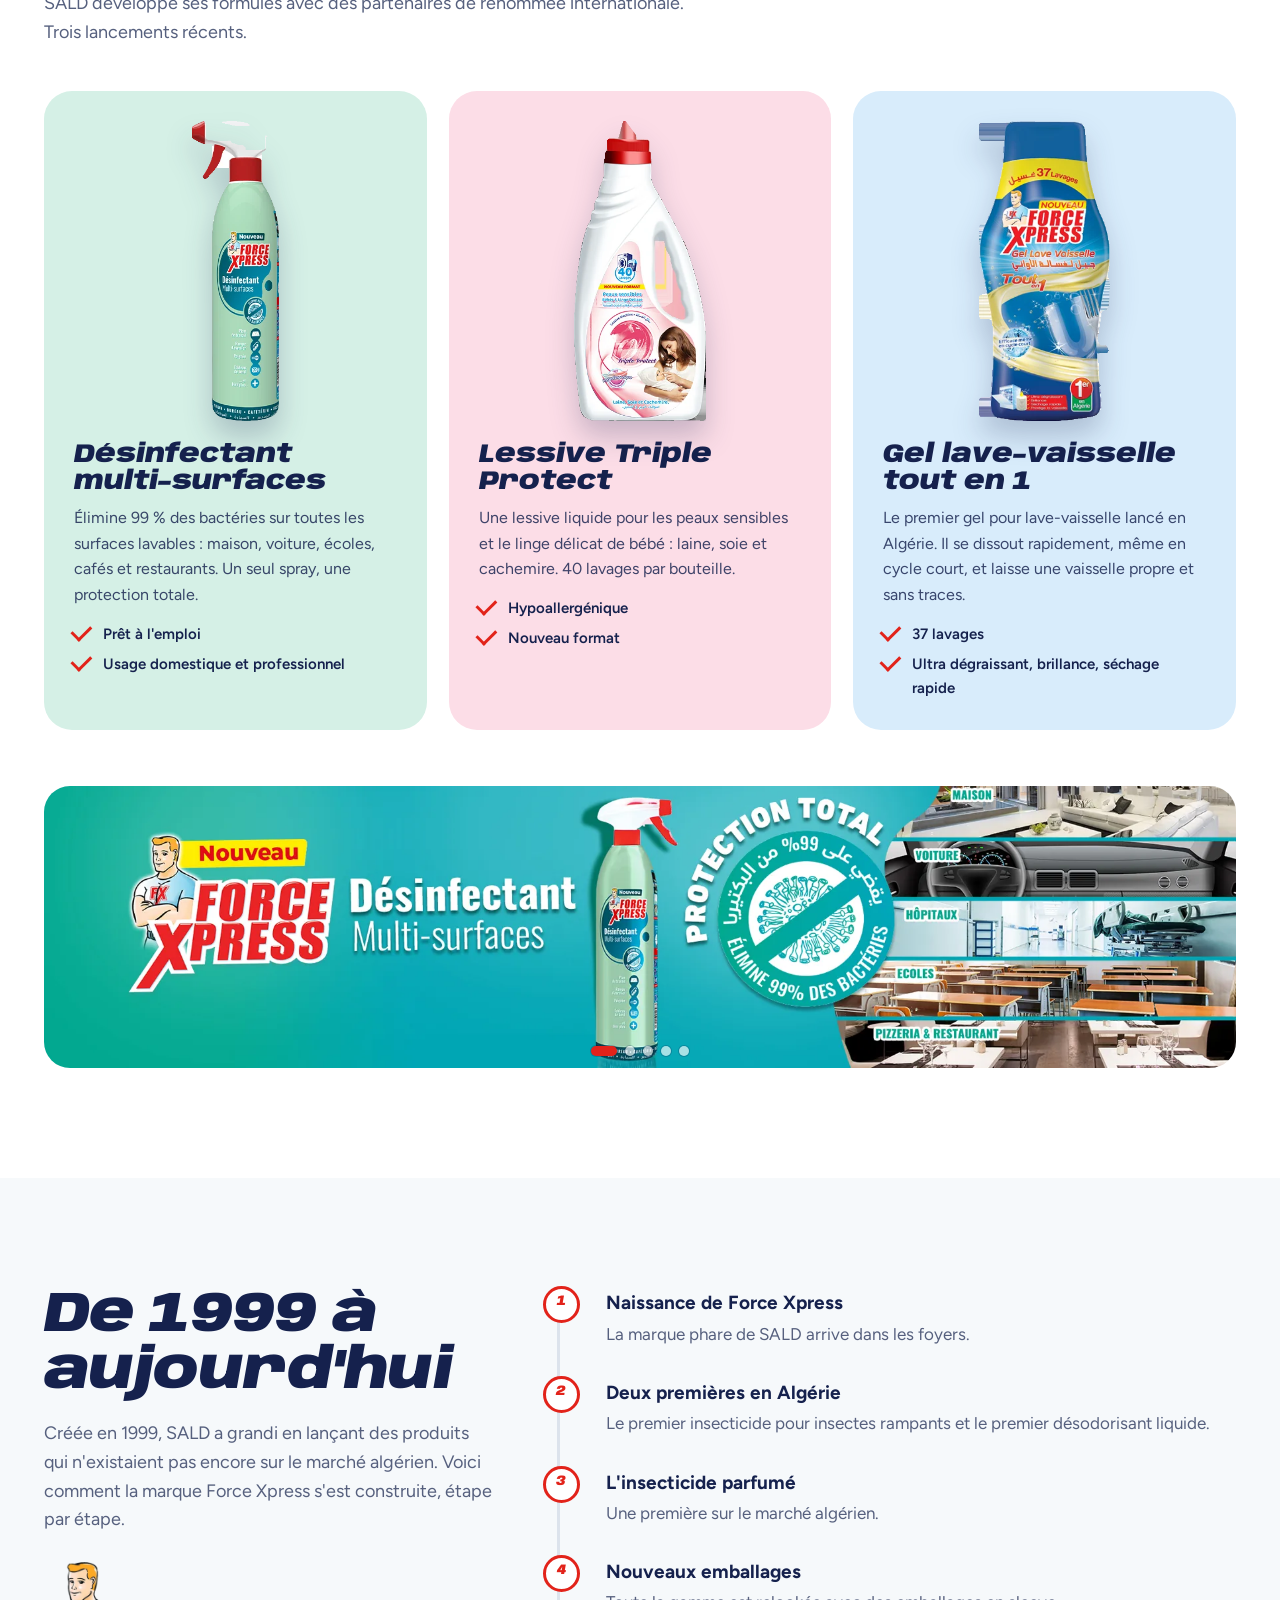
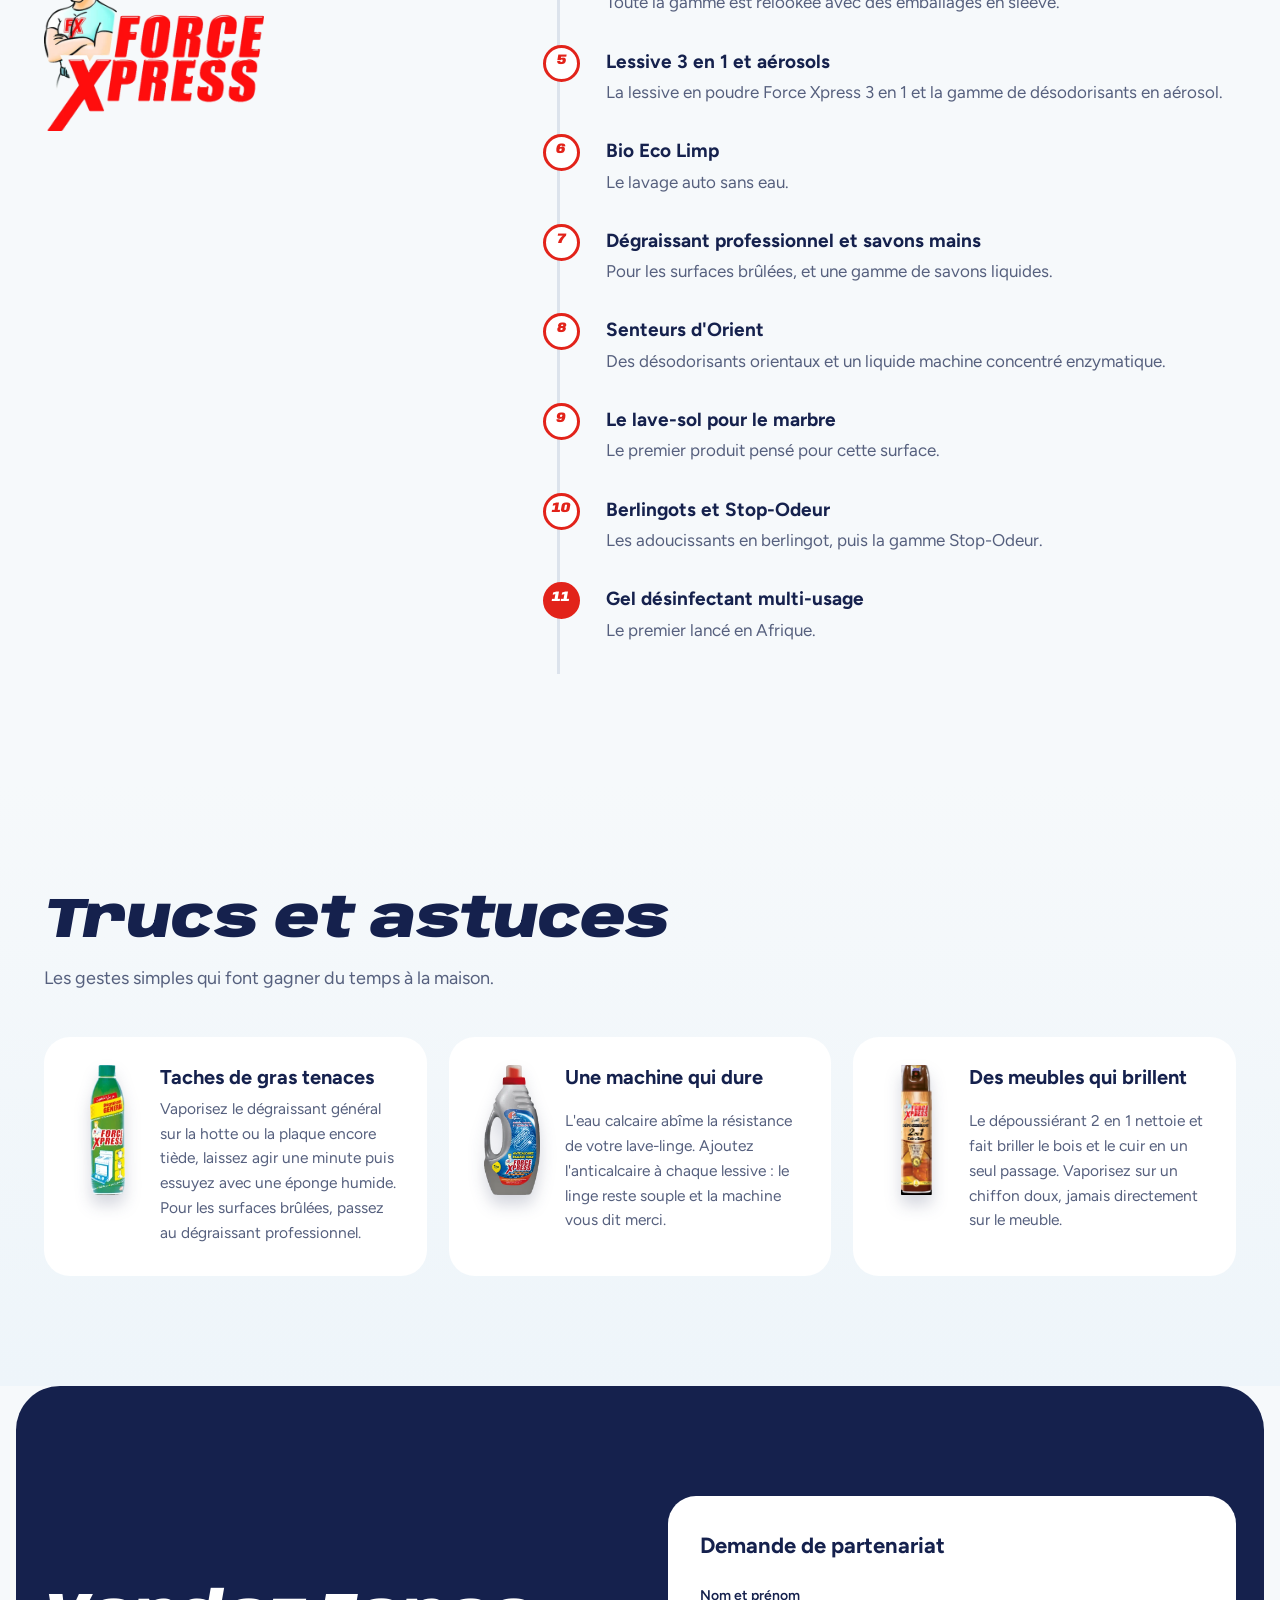
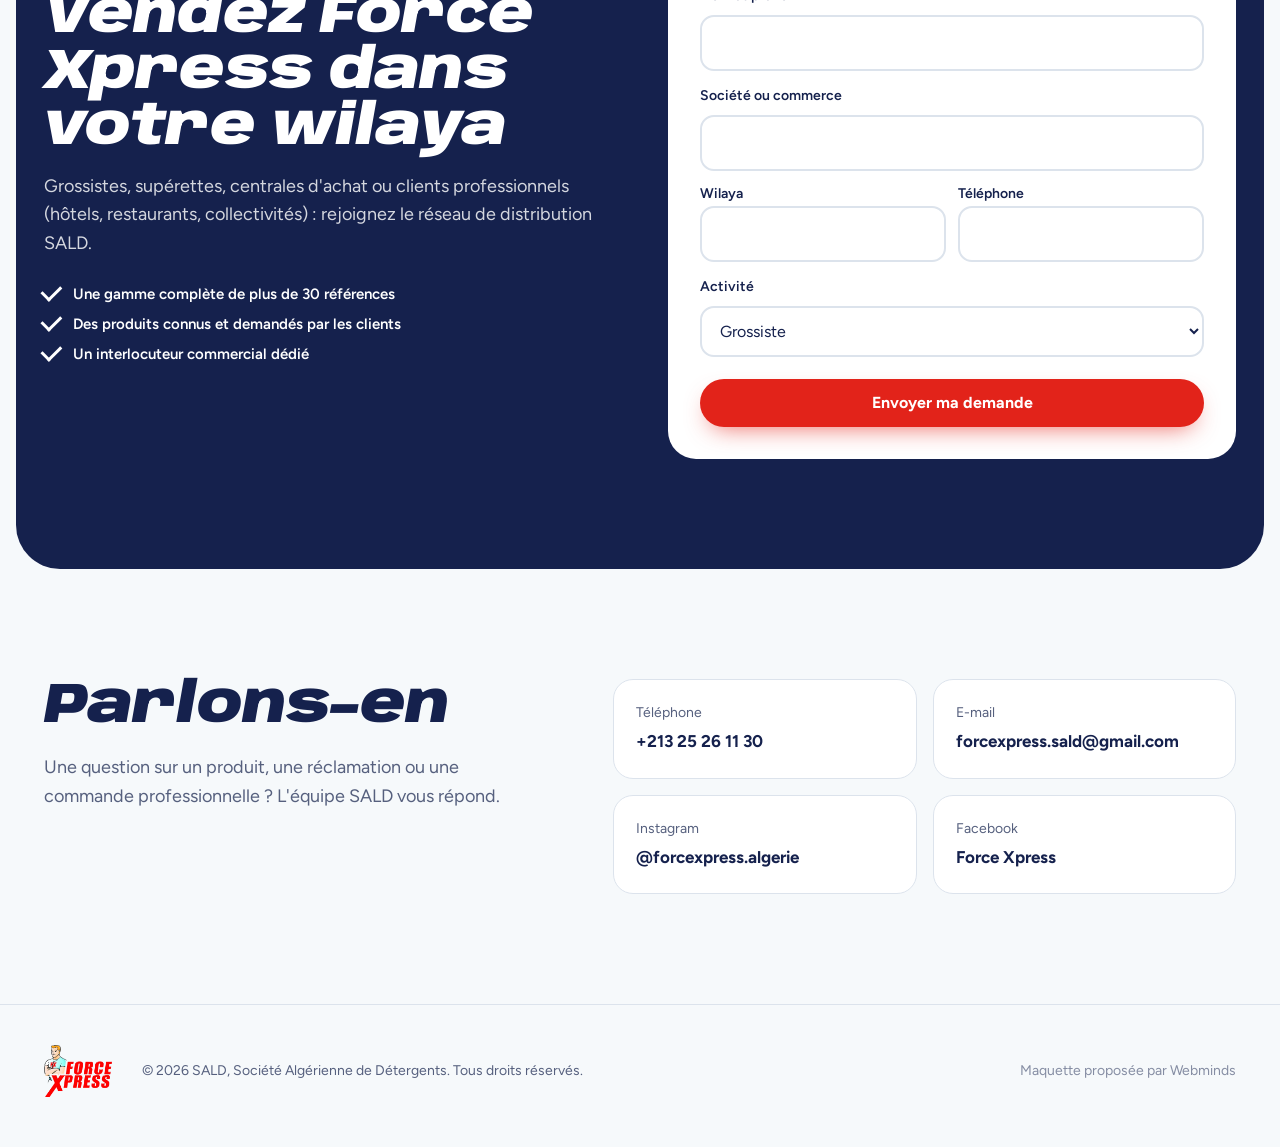
<file: sald/index.html>
<!doctype html><html lang="fr"><head><meta charset="utf-8"><meta name="viewport" content="width=device-width,initial-scale=1"><title>Force Xpress</title><meta name="robots" content="noindex, nofollow"><meta name="description" content="SALD, Société Algérienne de Détergents : les produits Force Xpress pour le linge, la maison, les mains, les parfums d'intérieur et les insecticides. Une hygiène qui ne trompe pas."><meta property="og:title" content="Force Xpress"><meta property="og:description" content="Une hygiène qui ne trompe pas. Les produits d'entretien Force Xpress, fabriqués en Algérie par SALD depuis 1999."><meta property="og:image" content="assets/img/p/gel-desinfectant.webp"><link rel="icon" href="assets/img/logo-fx.png"><link rel="preconnect" href="https://fonts.googleapis.com"><link rel="preconnect" href="https://fonts.gstatic.com" crossorigin><link href="https://fonts.googleapis.com/css2?family=Anybody:ital,wdth,wght@0,50..150,400..900;1,50..150,400..900&family=Figtree:wght@400;500;600;700&family=Noto+Kufi+Arabic:wght@500;700&display=swap" rel="stylesheet"><link rel="stylesheet" href="assets/style.css"></head><body><div class="bubbles" aria-hidden="true"><canvas id="bubbles"></canvas></div><header class="top" id="top"><div class="wrap top__in"><a href="#accueil" class="brand" aria-label="Force Xpress, accueil"><img src="assets/img/logo-fx.webp" alt="Force Xpress" width="120" height="96"> <span class="brand__sald">une marque <b>SALD</b></span></a><nav class="nav" id="nav" aria-label="Navigation principale"><a href="#gammes">Nos gammes</a> <a href="#innovations">Innovations</a> <a href="#histoire">Notre histoire</a> <a href="#astuces">Astuces</a> <a href="#contact">Contact</a> <a href="#distributeur" class="btn btn--red nav__cta">Devenir distributeur</a></nav><button class="burger" id="burger" aria-label="Ouvrir le menu" aria-expanded="false" aria-controls="nav"><span></span><span></span></button></div></header><main><section class="hero" id="accueil"><div class="wrap hero__in"><div class="hero__txt"><p class="hero__kicker">Fabriqué en Algérie depuis 1999</p><h1 class="hero__title"><span>Une hygiène</span> <span>qui ne trompe pas.</span></h1><p class="hero__ar" lang="ar" dir="rtl">نظافة لا تخدع</p><p class="hero__lead">Linge, cuisine, salle de bain, mains, parfums d'intérieur et insecticides : la gamme Force Xpress couvre tout l'entretien de la maison, avec des produits pensés pour les familles algériennes.</p><div class="hero__cta"><a href="#gammes" class="btn btn--red">Découvrir les produits</a> <a href="#distributeur" class="btn btn--line">Revendre Force Xpress</a></div></div><div class="hero__shelf" aria-hidden="true"><div class="shelf"><img class="b b1" src="assets/img/p/savon-rose-framboise.webp" alt=""> <img class="b b2" src="assets/img/p/lessive-triple-protect.webp" alt=""> <img class="b b3" src="assets/img/p/gel-lave-vaisselle.webp" alt=""> <img class="b b4" src="assets/img/p/detach-tout.webp" alt=""> <img class="b b5" src="assets/img/p/deso-bakhour.webp" alt=""><div class="shelf__board"></div></div><div class="badge-first"><b>1<sup>er</sup></b><span>gel désinfectant multi-usage en Afrique</span></div></div></div></section><div class="firsts-wrap"><div class="firsts" aria-label="Les premières de Force Xpress"><div class="firsts__track"><span>1<sup>er</sup> insecticide pour insectes rampants en Algérie</span> <span>1<sup>er</sup> désodorisant liquide en Algérie</span> <span>1<sup>er</sup> insecticide parfumé du marché algérien</span> <span>1<sup>er</sup> lave-sol spécial marbre</span> <span>1<sup>er</sup> gel désinfectant multi-usage en Afrique</span> <span>1<sup>er</sup> gel lave-vaisselle en Algérie</span> <span aria-hidden="true">1<sup>er</sup> insecticide pour insectes rampants en Algérie</span> <span aria-hidden="true">1<sup>er</sup> désodorisant liquide en Algérie</span> <span aria-hidden="true">1<sup>er</sup> insecticide parfumé du marché algérien</span> <span aria-hidden="true">1<sup>er</sup> lave-sol spécial marbre</span> <span aria-hidden="true">1<sup>er</sup> gel désinfectant multi-usage en Afrique</span> <span aria-hidden="true">1<sup>er</sup> gel lave-vaisselle en Algérie</span></div></div></div><section class="gammes" id="gammes"><div class="wrap"><div class="sec-head"><h2 class="h2">Cinq gammes, une seule exigence</h2><p>Choisissez une pièce de la maison, on vous montre le bon produit.</p></div><div class="tabs" role="tablist" aria-label="Gammes de produits" id="tabs"></div><div class="range" id="range"><div class="range__intro" id="rangeIntro"></div><div class="grid" id="grid"></div></div></div></section><section class="innov" id="innovations"><div class="wrap"><div class="sec-head"><h2 class="h2">Ce qui sort de notre laboratoire</h2><p>SALD développe ses formules avec des partenaires de renommée internationale. Trois lancements récents.</p></div><div class="innov__list"><article class="feat feat--mint"><div class="feat__img"><img src="assets/img/p/desinfectant-multisurfaces.webp" alt="Désinfectant multi-surfaces Force Xpress" loading="lazy"></div><div class="feat__txt"><h3>Désinfectant multi-surfaces</h3><p>Élimine 99 % des bactéries sur toutes les surfaces lavables : maison, voiture, écoles, cafés et restaurants. Un seul spray, une protection totale.</p><ul class="ticks"><li>Prêt à l'emploi</li><li>Usage domestique et professionnel</li></ul></div></article><article class="feat feat--rose"><div class="feat__img"><img src="assets/img/p/lessive-triple-protect.webp" alt="Lessive Triple Protect Force Xpress" loading="lazy"></div><div class="feat__txt"><h3>Lessive Triple Protect</h3><p>Une lessive liquide pour les peaux sensibles et le linge délicat de bébé : laine, soie et cachemire. 40 lavages par bouteille.</p><ul class="ticks"><li>Hypoallergénique</li><li>Nouveau format</li></ul></div></article><article class="feat feat--sky"><div class="feat__img"><img src="assets/img/p/gel-lave-vaisselle.webp" alt="Gel lave-vaisselle Force Xpress" loading="lazy"></div><div class="feat__txt"><h3>Gel lave-vaisselle tout en 1</h3><p>Le premier gel pour lave-vaisselle lancé en Algérie. Il se dissout rapidement, même en cycle court, et laisse une vaisselle propre et sans traces.</p><ul class="ticks"><li>37 lavages</li><li>Ultra dégraissant, brillance, séchage rapide</li></ul></div></article></div><div class="campaigns" id="campaigns" aria-label="Nos campagnes"><div class="campaigns__track"><img src="assets/img/slide-desinfectant.webp" alt="Campagne Désinfectant multi-surfaces" loading="lazy"> <img src="assets/img/slide-elixir.webp" alt="Campagne Adoucissant concentré Elixir de douceur" loading="lazy"> <img src="assets/img/slide-stop-odeur.webp" alt="Campagne Stop Odeur" loading="lazy"> <img src="assets/img/banner-vaisselle.webp" alt="Campagne Gel lave-vaisselle" loading="lazy"> <img src="assets/img/banner-protect.webp" alt="Campagne Douceur et protection" loading="lazy"></div><div class="campaigns__dots" id="dots"></div></div></div></section><section class="story" id="histoire"><div class="wrap story__in"><div class="story__head"><h2 class="h2">De 1999 à aujourd'hui</h2><p>Créée en 1999, SALD a grandi en lançant des produits qui n'existaient pas encore sur le marché algérien. Voici comment la marque Force Xpress s'est construite, étape par étape.</p><img src="assets/img/logo-fx.webp" alt="" class="story__logo" loading="lazy"></div><ol class="steps"><li><b>Naissance de Force Xpress</b>La marque phare de SALD arrive dans les foyers.</li><li><b>Deux premières en Algérie</b>Le premier insecticide pour insectes rampants et le premier désodorisant liquide.</li><li><b>L'insecticide parfumé</b>Une première sur le marché algérien.</li><li><b>Nouveaux emballages</b>Toute la gamme est relookée avec des emballages en sleeve.</li><li><b>Lessive 3 en 1 et aérosols</b>La lessive en poudre Force Xpress 3 en 1 et la gamme de désodorisants en aérosol.</li><li><b>Bio Eco Limp</b>Le lavage auto sans eau.</li><li><b>Dégraissant professionnel et savons mains</b>Pour les surfaces brûlées, et une gamme de savons liquides.</li><li><b>Senteurs d'Orient</b>Des désodorisants orientaux et un liquide machine concentré enzymatique.</li><li><b>Le lave-sol pour le marbre</b>Le premier produit pensé pour cette surface.</li><li><b>Berlingots et Stop-Odeur</b>Les adoucissants en berlingot, puis la gamme Stop-Odeur.</li><li><b>Gel désinfectant multi-usage</b>Le premier lancé en Afrique.</li></ol></div></section><section class="tips" id="astuces"><div class="wrap"><div class="sec-head"><h2 class="h2">Trucs et astuces</h2><p>Les gestes simples qui font gagner du temps à la maison.</p></div><div class="tips__grid"><article class="tip"><img src="assets/img/p/degraissant-general.webp" alt="" loading="lazy"><h3>Taches de gras tenaces</h3><p>Vaporisez le dégraissant général sur la hotte ou la plaque encore tiède, laissez agir une minute puis essuyez avec une éponge humide. Pour les surfaces brûlées, passez au dégraissant professionnel.</p></article><article class="tip"><img src="assets/img/p/anticalcaire.webp" alt="" loading="lazy"><h3>Une machine qui dure</h3><p>L'eau calcaire abîme la résistance de votre lave-linge. Ajoutez l'anticalcaire à chaque lessive : le linge reste souple et la machine vous dit merci.</p></article><article class="tip"><img src="assets/img/p/depoussierant.webp" alt="" loading="lazy"><h3>Des meubles qui brillent</h3><p>Le dépoussiérant 2 en 1 nettoie et fait briller le bois et le cuir en un seul passage. Vaporisez sur un chiffon doux, jamais directement sur le meuble.</p></article></div></div></section><section class="b2b" id="distributeur"><div class="wrap b2b__in"><div class="b2b__txt"><h2 class="h2">Vendez Force Xpress dans votre wilaya</h2><p>Grossistes, supérettes, centrales d'achat ou clients professionnels (hôtels, restaurants, collectivités) : rejoignez le réseau de distribution SALD.</p><ul class="ticks ticks--light"><li>Une gamme complète de plus de 30 références</li><li>Des produits connus et demandés par les clients</li><li>Un interlocuteur commercial dédié</li></ul></div><form class="form" id="b2bForm" novalidate><h3>Demande de partenariat</h3><label for="f-name">Nom et prénom</label> <input id="f-name" name="name" required autocomplete="name"> <label for="f-company">Société ou commerce</label> <input id="f-company" name="company" required><div class="form__row"><div><label for="f-wilaya">Wilaya</label><input id="f-wilaya" name="wilaya" required></div><div><label for="f-phone">Téléphone</label><input id="f-phone" name="phone" type="tel" required autocomplete="tel" inputmode="tel"></div></div><label for="f-type">Activité</label> <select id="f-type" name="type"><option>Grossiste</option><option>Supérette ou magasin</option><option>Professionnel (hôtel, restaurant, collectivité)</option><option>Autre</option></select> <button class="btn btn--red" type="submit">Envoyer ma demande</button><p class="form__ok" id="b2bOk" hidden>Merci, votre demande est envoyée. Notre service commercial vous rappelle sous 48 h.</p></form></div></section><section class="contact" id="contact"><div class="wrap contact__in"><div><h2 class="h2">Parlons-en</h2><p>Une question sur un produit, une réclamation ou une commande professionnelle ? L'équipe SALD vous répond.</p></div><ul class="contact__list"><li><span>Téléphone</span><a href="tel:+213252611330">+213 25 26 11 30</a></li><li><span>E-mail</span><a href="mailto:forcexpress.sald@gmail.com">forcexpress.sald@gmail.com</a></li><li><span>Instagram</span><a href="https://www.instagram.com/forcexpress.algerie/" target="_blank" rel="noopener">@forcexpress.algerie</a></li><li><span>Facebook</span><a href="https://www.facebook.com/force.xpress/" target="_blank" rel="noopener">Force Xpress</a></li></ul></div></section></main><footer class="foot"><div class="wrap foot__in"><img src="assets/img/logo-fx.webp" alt="Force Xpress" width="90" height="72" loading="lazy"><p>© <span id="y">2026</span> SALD, Société Algérienne de Détergents. Tous droits réservés.</p><p class="foot__credit">Maquette proposée par Webminds</p></div></footer><div class="modal" id="offer" role="dialog" aria-modal="true" aria-labelledby="offerT" hidden><div class="modal__box offer"><button class="modal__x" data-close aria-label="Fermer">×</button><p class="offer__gift">Offre de lancement</p><h3 id="offerT">1 mois de gestion des réseaux sociaux offert avec la création du site</h3><p>Ce site vous plaît ? Webminds le met en ligne pour Force Xpress et vous offre un mois de publications sur vos réseaux sociaux.</p><button class="btn btn--red" id="wantBtn">Ça m'intéresse</button></div></div><div class="modal" id="want" role="dialog" aria-modal="true" aria-labelledby="wantT" hidden><form class="modal__box" id="wantForm"><button type="button" class="modal__x" data-close aria-label="Fermer">×</button><h3 id="wantT">On vous recontacte sur WhatsApp</h3><label for="w-name">Votre nom</label> <input id="w-name" required autocomplete="name"> <label for="w-phone">Votre téléphone</label> <input id="w-phone" type="tel" required inputmode="tel" autocomplete="tel"> <button class="btn btn--wa" type="submit">Envoyer sur WhatsApp</button></form></div><button class="fab" id="fab" aria-label="Voir l'offre Webminds">1 mois offert</button><script src="assets/main.js"></script></body></html>
</file>
<file: sald/assets/style.css>
@keyframes pop{0%{transform:translateY(60px) scale(.6);opacity:0}to{transform:none;opacity:1}}@keyframes marq{to{transform:translateX(-50%)}}@keyframes in{0%{opacity:0;transform:translateY(14px)}to{opacity:1;transform:none}}:root{--paper:#F6F9FB;--white:#fff;--ink:#15214D;--muted:#56607E;--line:#DCE3EC;--red:#E2231A;--red-d:#B8170F;--t-mains:#FCDDE7;--t-linge:#D5F0E6;--t-maison:#D8ECFB;--t-deso:#ECE0F7;--t-insect:#FFF0B8;--f-disp:"Anybody","Arial Black",Impact,sans-serif;--f-body:"Figtree","Segoe UI",Arial,sans-serif;--f-ar:"Noto Kufi Arabic","Segoe UI",Tahoma,sans-serif;--r:22px}*{box-sizing:border-box}html{scroll-behavior:smooth;scroll-padding-top:90px;overflow-x:clip}body{margin:0;background:var(--paper);color:var(--ink);font:400 17px/1.6 var(--f-body);-webkit-font-smoothing:antialiased;overflow-x:hidden}img{max-width:100%;display:block;-webkit-user-drag:none;user-select:none}a{color:inherit}.wrap{max-width:1240px;margin:0 auto;padding:0 24px}.bubbles{position:fixed;inset:0;pointer-events:none;z-index:0}.bubbles canvas{width:100%;height:100%}footer,header,main{position:relative;z-index:1}.btn{display:inline-flex;align-items:center;justify-content:center;gap:8px;padding:14px 26px;border-radius:999px;font:700 16px/1 var(--f-body);text-decoration:none;border:2px solid transparent;cursor:pointer;transition:transform .2s,background .2s,box-shadow .2s}.btn:hover{transform:translateY(-2px)}.btn:focus-visible,a:focus-visible,button:focus-visible,input:focus-visible,select:focus-visible{outline:3px solid #2a6be0;outline-offset:3px}.btn--red{background:var(--red);color:#fff;box-shadow:0 10px 24px -10px rgba(226,35,26,.7)}.btn--red:hover{background:var(--red-d)}.btn--line{border-color:var(--ink);color:var(--ink);background:0 0}.btn--wa{background:#1fa855;color:#fff;width:100%}.top{position:sticky;top:0;background:rgba(246,249,251,.86);backdrop-filter:blur(12px);-webkit-backdrop-filter:blur(12px);border-bottom:1px solid transparent;transition:border-color .3s}.top.is-scrolled{border-color:var(--line)}.top__in{display:flex;align-items:center;justify-content:space-between;height:84px}.brand,.nav a{text-decoration:none}.brand{display:flex;align-items:center;gap:12px}.brand img{height:62px;width:auto}.brand__sald{font-size:13px;color:var(--muted);line-height:1.2;white-space:nowrap}.brand__sald b{color:var(--ink);display:block;font-size:15px}.nav{display:flex;align-items:center;gap:26px}.nav a{font-weight:600;font-size:15px}.nav a:not(.btn):hover{color:var(--red)}.nav__cta{padding:12px 20px;font-size:15px}.burger{display:none;background:0 0;border:0;width:44px;height:44px;cursor:pointer;position:relative}.burger span{position:absolute;left:10px;right:10px;height:3px;border-radius:2px;background:var(--ink);transition:.3s}.burger span:first-child{top:16px}.burger span:last-child{top:25px}.burger[aria-expanded=true] span:first-child{top:21px;transform:rotate(45deg)}.burger[aria-expanded=true] span:last-child{top:21px;transform:rotate(-45deg)}.hero{padding:40px 0 70px}.hero__in{display:grid;grid-template-columns:1.05fr 1fr;gap:40px;align-items:center}.hero__kicker{margin:0 0 14px;font-weight:700;color:var(--red)}.hero__title{font:italic 900 clamp(46px,6.6vw,92px)/.92 var(--f-disp);font-stretch:118%;letter-spacing:-.02em;margin:0;text-wrap:balance}.hero__title span{display:block}.hero__title span:last-child{color:var(--red)}.hero__ar{font:700 26px/1.4 var(--f-ar);margin:14px 0 0;color:var(--ink);opacity:.85}.hero__lead{max-width:52ch;color:var(--muted);font-size:19px;margin:18px 0 30px}.hero__cta{display:flex;flex-wrap:wrap;gap:14px}.hero__shelf,.shelf{position:relative;display:flex;align-items:flex-end;justify-content:center}.hero__shelf{min-height:520px}.shelf{width:100%;max-width:560px;height:480px}.shelf::before{content:"";position:absolute;left:4%;right:4%;bottom:20px;height:78%;border-radius:280px 280px 30px 30px;background:radial-gradient(120% 90%at 50% 100%,#fff 0,#e6f1fa 55%,#f3e8f8 100%)}.shelf__board{position:absolute;left:0;right:0;bottom:0;height:24px;border-radius:12px;background:linear-gradient(#fff,#e4eaf2);box-shadow:0 18px 30px -18px rgba(21,33,77,.45)}.b{position:relative;z-index:1;width:auto;margin:0-14px 22px;filter:drop-shadow(0 14px 14px rgba(21,33,77,.22));transform-origin:50% 100%;animation:pop .8s cubic-bezier(.2,1.4,.4,1) both}.b1{height:250px;animation-delay:.15s}.b2{height:340px;animation-delay:.3s;z-index:2}.b3{height:400px;animation-delay:.45s;z-index:3}.b4{height:320px;animation-delay:.6s;z-index:2}.b5{height:270px;animation-delay:.75s}.badge-first{position:absolute;right:0;top:20px;z-index:4;width:150px;height:150px;border-radius:50%;background:var(--red);color:#fff;display:flex;flex-direction:column;align-items:center;justify-content:center;text-align:center;padding:16px;transform:rotate(-10deg);box-shadow:0 18px 30px -14px rgba(226,35,26,.8);animation:pop .7s 1s cubic-bezier(.2,1.4,.4,1) both}.badge-first b{font:italic 900 48px/1 var(--f-disp)}.badge-first sup{font-size:.45em}.badge-first span{font-size:12.5px;line-height:1.25;font-weight:600}.firsts,.firsts-wrap{overflow:hidden;padding:24px 0;margin:-24px 0}.firsts{background:var(--red);color:#fff;transform:rotate(-1.6deg) scaleX(1.04);margin:0;padding:16px 0;position:relative;z-index:2}.firsts__track{display:flex;gap:56px;width:max-content;animation:marq 40s linear infinite}.firsts span{font:italic 800 21px/1 var(--f-disp);font-stretch:112%;white-space:nowrap;display:inline-block}.firsts span::after{content:"";display:inline-block;vertical-align:middle;margin-left:56px;width:10px;height:10px;border-radius:50%;background:#fff;opacity:.7}.firsts sup{font-size:.6em}section{padding:110px 0}.sec-head{max-width:640px;margin-bottom:44px}.h2{font:italic 900 clamp(34px,4.4vw,58px)/1 var(--f-disp);font-stretch:112%;letter-spacing:-.015em;margin:0 0 14px;text-wrap:balance}.sec-head p{color:var(--muted);margin:0;font-size:18px}.tabs{flex-wrap:wrap;margin-bottom:26px}.tab,.tabs,.ticks li{display:flex;gap:10px}.tab{border:2px solid var(--line);background:#fff;border-radius:999px;padding:11px 20px;font:700 15px/1 var(--f-body);color:var(--ink);cursor:pointer;align-items:center;transition:.2s}.tab i{width:12px;height:12px;border-radius:50%;background:var(--c)}.tab[aria-selected=true]{background:var(--ink);border-color:var(--ink);color:#fff}.tab small{font-weight:600;opacity:.6}.range{border-radius:34px;background:var(--tint,#fff);padding:44px;transition:background .5s}.range__intro{display:flex;flex-wrap:wrap;justify-content:space-between;align-items:end;gap:20px;margin-bottom:30px}.range__intro h3{font:italic 900 34px/1 var(--f-disp);font-stretch:112%;margin:0 0 8px}.range__intro p{margin:0;max-width:56ch;color:var(--ink);opacity:.8}.range__intro .count{font-weight:700;font-size:15px;background:#fff;border-radius:999px;padding:8px 16px}.grid{display:grid;grid-template-columns:repeat(auto-fill,minmax(200px,1fr));gap:18px}.card{background:rgba(255,255,255,.75);border-radius:var(--r);padding:20px 18px 18px;display:flex;flex-direction:column;align-items:center;text-align:center;animation:in .5s both}.card__img{height:210px;display:flex;align-items:flex-end;justify-content:center;margin-bottom:16px}.card__img img{max-height:210px;width:auto;filter:drop-shadow(0 12px 10px rgba(21,33,77,.18));transition:transform .35s cubic-bezier(.2,1.4,.4,1)}.card:hover .card__img img{transform:translateY(-8px) rotate(-3deg)}.card h4{margin:0 0 6px;font-size:17px;line-height:1.25}.card p{margin:0;font-size:14.5px;color:var(--muted);line-height:1.45}.card .tag{margin-top:10px;font-size:12.5px;font-weight:700;color:var(--red-d)}.innov{background:#fff}.innov__list{display:grid;grid-template-columns:repeat(3,1fr);gap:22px}.feat{border-radius:28px;padding:30px;display:flex;flex-direction:column;gap:20px}.feat--mint{background:var(--t-linge)}.feat--rose{background:var(--t-mains)}.feat--sky{background:var(--t-maison)}.feat__img{height:300px;display:flex;align-items:flex-end;justify-content:center}.feat__img img{max-height:300px;width:auto;filter:drop-shadow(0 16px 14px rgba(21,33,77,.22))}.feat h3{font:italic 900 26px/1.05 var(--f-disp);font-stretch:110%;margin:0 0 10px}.feat p{margin:0 0 14px;color:var(--ink);opacity:.82;font-size:16px}.ticks{list-style:none;padding:0;margin:0;display:grid;gap:6px;font-weight:600;font-size:15px}.ticks li{align-items:baseline}.ticks li::before{content:"";flex:none;width:16px;height:9px;border-left:3px solid var(--red);border-bottom:3px solid var(--red);transform:rotate(-45deg) translateY(-3px)}.ticks--light li::before{border-color:#fff}.campaigns{margin-top:56px;border-radius:26px;overflow:hidden;position:relative;aspect-ratio:1800/427;max-width:100%;background:var(--paper)}.campaigns__track{display:flex;height:100%;transition:transform .8s cubic-bezier(.6,0,.2,1)}.campaigns__track img{flex:0 0 100%;width:100%;height:100%;object-fit:cover}.campaigns__dots{position:absolute;left:0;right:0;bottom:12px;display:flex;justify-content:center;gap:8px}.campaigns__dots button{width:10px;height:10px;border-radius:50%;border:0;background:rgba(255,255,255,.65);box-shadow:0 0 0 1px rgba(21,33,77,.25);cursor:pointer;padding:0}.campaigns__dots button[aria-current=true]{background:var(--red);width:26px;border-radius:6px}.story__in{display:grid;grid-template-columns:.8fr 1.2fr;gap:60px;align-items:start}.story__head{position:sticky;top:120px}.story__head p{color:var(--muted);font-size:18px}.story__logo{width:220px;margin-top:28px;opacity:.95}.steps{list-style:none;margin:0;padding:0;counter-reset:s;border-left:3px solid var(--line)}.steps li{counter-increment:s;position:relative;padding:0 0 30px 46px;color:var(--muted)}.steps li::before{content:counter(s);position:absolute;left:-17px;top:-2px;width:31px;height:31px;border-radius:50%;background:#fff;border:3px solid var(--red);color:var(--red);font:italic 900 14px/25px var(--f-disp);text-align:center}.steps li:last-child::before{background:var(--red);color:#fff}.steps b{display:block;color:var(--ink);font-size:19px;margin-bottom:2px}.tips{background:linear-gradient(180deg,var(--paper),#eef5fa)}.tips__grid{display:grid;grid-template-columns:repeat(3,1fr);gap:22px}.tip{background:#fff;border-radius:26px;padding:28px 28px 30px;display:grid;grid-template-columns:70px 1fr;column-gap:18px;align-items:start}.tip img{grid-row:span 2;height:130px;width:auto;margin:0 auto;filter:drop-shadow(0 10px 8px rgba(21,33,77,.18))}.tip h3{margin:0 0 8px;font-size:20px;line-height:1.2}.tip p{margin:0;color:var(--muted);font-size:15.5px}.b2b{background:var(--ink);color:#fff;border-radius:44px;margin:0 16px}.b2b__in{display:grid;grid-template-columns:1fr 1fr;gap:56px;align-items:center}.b2b .h2{color:#fff}.b2b__txt p{opacity:.82;font-size:18px;margin:0 0 24px;max-width:48ch}.form{background:#fff;color:var(--ink);border-radius:28px;padding:32px;display:grid;gap:8px}.form h3{margin:0 0 8px;font-size:22px}.form label{font-weight:600;font-size:14px;margin-top:6px}.form input,.form select,.modal input{width:100%;font:inherit;font-size:16px;padding:13px 14px;border:2px solid var(--line);border-radius:14px;background:#fff;color:var(--ink)}.form input:focus,.modal input:focus{border-color:var(--ink);outline:0}.form__row{display:grid;grid-template-columns:1fr 1fr;gap:12px}.form .btn{margin-top:14px}.form__ok{margin:6px 0 0;padding:12px 14px;border-radius:12px;background:var(--t-linge);font-weight:600}.form input[aria-invalid=true]{border-color:var(--red)}.contact__in{display:grid;grid-template-columns:1fr 1.2fr;gap:50px;align-items:start}.contact p{color:var(--muted);font-size:18px;max-width:42ch}.contact__list{list-style:none;margin:0;padding:0;display:grid;grid-template-columns:1fr 1fr;gap:16px}.contact__list li{background:#fff;border-radius:20px;padding:22px;border:1px solid var(--line)}.contact__list span{display:block;margin-bottom:4px}.contact__list a{font-weight:700;font-size:17px;text-decoration:none;word-break:break-word}.contact__list a:hover{color:var(--red)}.foot{padding:40px 0 50px;border-top:1px solid var(--line)}.contact__list span,.foot__in{font-size:14px;color:var(--muted)}.foot__in{display:flex;flex-wrap:wrap;align-items:center;gap:20px 30px}.foot__in img{height:52px;width:auto}.foot__in p{margin:0}.foot__credit{margin-left:auto!important;opacity:.7}.modal{position:fixed;inset:0;z-index:50;display:flex;align-items:center;justify-content:center;padding:20px;background:rgba(21,33,77,.45);backdrop-filter:blur(4px)}.modal[hidden]{display:none}.modal__box{position:relative;background:#fff;border-radius:28px;padding:36px 32px 32px;max-width:440px;width:100%;display:grid;gap:10px;animation:pop .45s cubic-bezier(.2,1.4,.4,1)}.modal__box h3{font:italic 900 26px/1.1 var(--f-disp);font-stretch:108%;margin:0 0 4px}.modal__box p{margin:0 0 10px;color:var(--muted)}.modal label{font-weight:600;font-size:14px}.modal__x{position:absolute;top:12px;right:14px;width:40px;height:40px;border:0;background:var(--paper);border-radius:50%;font-size:24px;cursor:pointer;color:var(--ink)}.offer{background:linear-gradient(160deg,#fff 40%,var(--t-mains))}.fab,.offer__gift{background:var(--red);border-radius:999px}.offer__gift{display:inline-block;justify-self:start;color:#fff!important;font-weight:700;font-size:13px;padding:6px 12px}.fab{position:fixed;right:18px;bottom:18px;z-index:40;border:0;color:#fff;font:700 14px/1 var(--f-body);padding:14px 18px;box-shadow:0 12px 24px -10px rgba(226,35,26,.8);cursor:pointer;transform:translateY(120px);transition:transform .4s}.fab.on{transform:none}@media (max-width:1020px){.hero__in{grid-template-columns:1fr}.hero__shelf{min-height:420px}.innov__list,.tips__grid{grid-template-columns:1fr 1fr}.b2b__in,.contact__in,.story__in{grid-template-columns:1fr}.story__head{position:static}}@media (max-width:860px){.burger{display:block}.nav{position:fixed;top:84px;left:0;right:0;background:#fff;flex-direction:column;align-items:stretch;gap:0;padding:10px 24px 24px;box-shadow:0 20px 30px -20px rgba(21,33,77,.4);transform:translateY(-130%);transition:transform .35s;z-index:-1}.nav.open{transform:none}.nav a{padding:14px 0;border-bottom:1px solid var(--line);font-size:17px}.nav .nav__cta{margin-top:14px;border:0;padding:14px}}@media (max-width:640px){body{font-size:16px}.wrap{padding:0 18px}section{padding:76px 0}.top__in{height:72px}.brand img{height:50px}.nav{top:72px}.hero{padding:24px 0 50px}.hero__lead{font-size:17px}.hero__shelf{min-height:330px}.shelf{height:320px}.b{margin:0-10px 20px}.b1{height:150px}.b2{height:210px}.b3{height:250px}.b4{height:200px}.b5{height:160px}.badge-first{width:112px;height:112px;top:0}.badge-first b{font-size:34px}.badge-first span{font-size:10px}.firsts span{font-size:17px}.tabs{flex-wrap:nowrap;overflow-x:auto;margin:0-18px 20px;padding:0 18px 6px;scrollbar-width:none}.tabs::-webkit-scrollbar{display:none}.tab{flex:none}.range{padding:24px 16px;border-radius:26px}.grid{grid-template-columns:1fr 1fr;gap:12px}.card{padding:14px 10px}.card__img,.card__img img{height:150px;max-height:150px}.card h4{font-size:15px}.card p{font-size:13px}.contact__list,.innov__list,.tips__grid{grid-template-columns:1fr}.feat__img{height:240px}.feat__img img{max-height:240px}.campaigns{border-radius:16px}.b2b{border-radius:28px;margin:0 8px}.form{padding:22px}.form__row{grid-template-columns:1fr}.foot__credit{margin-left:0!important}}@media (prefers-reduced-motion:reduce){*,::after,::before{animation:none!important;transition:none!important}html{scroll-behavior:auto}}
</file>
